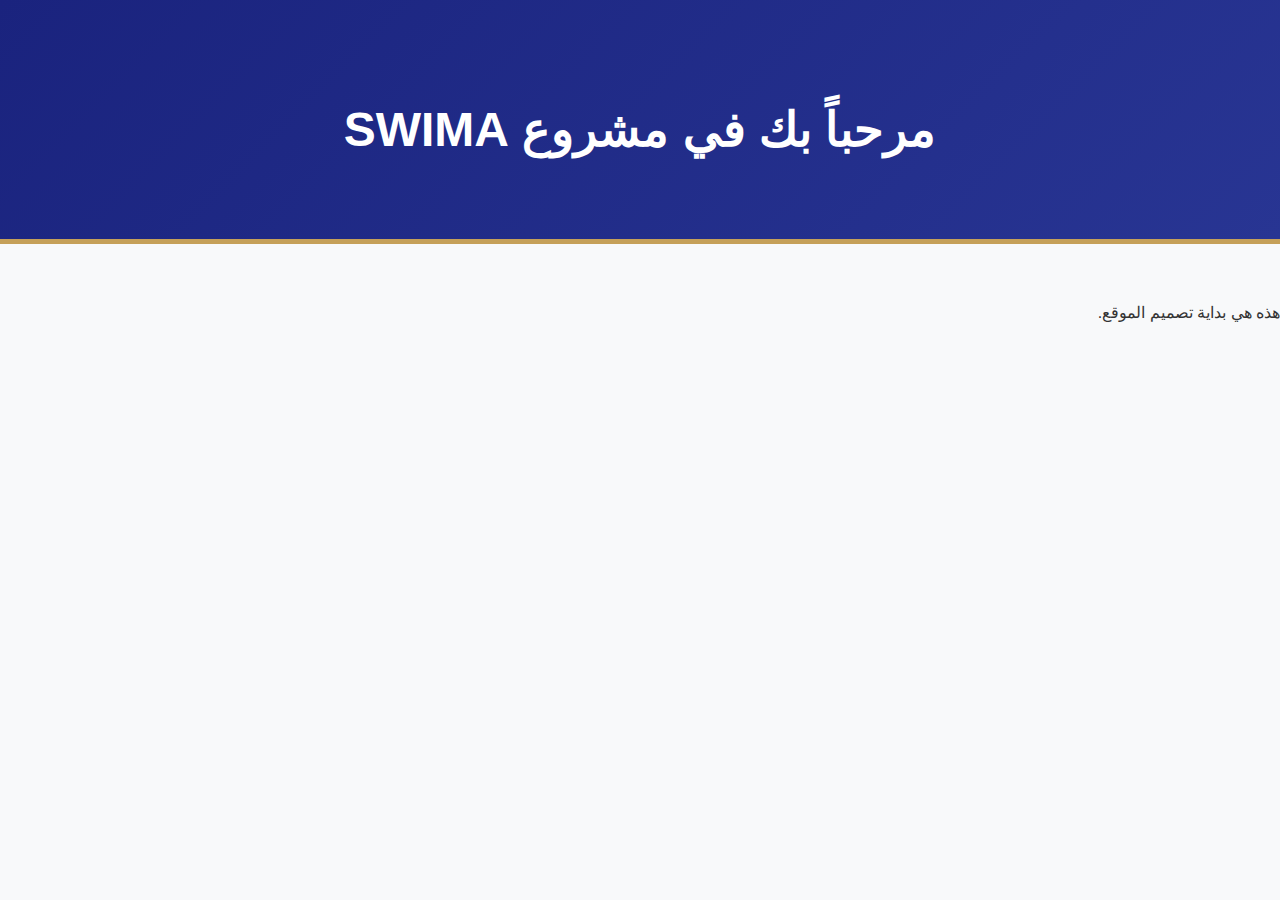
<file: index.html>
<!DOCTYPE html>
<html lang="ar" dir="rtl">
<head>
    <meta charset="UTF-8">
    <meta name="viewport" content="width=device-width, initial-scale=1.0">
    <title>SWIMA Project</title>
    <link rel="stylesheet" href="style.css">
</head>
<body>
    <header>
        <h1>مرحباً بك في مشروع SWIMA</h1>
    </header>
    <main>
        <p>هذه هي بداية تصميم الموقع.</p>
    </main>
</body>
</html>
</file>
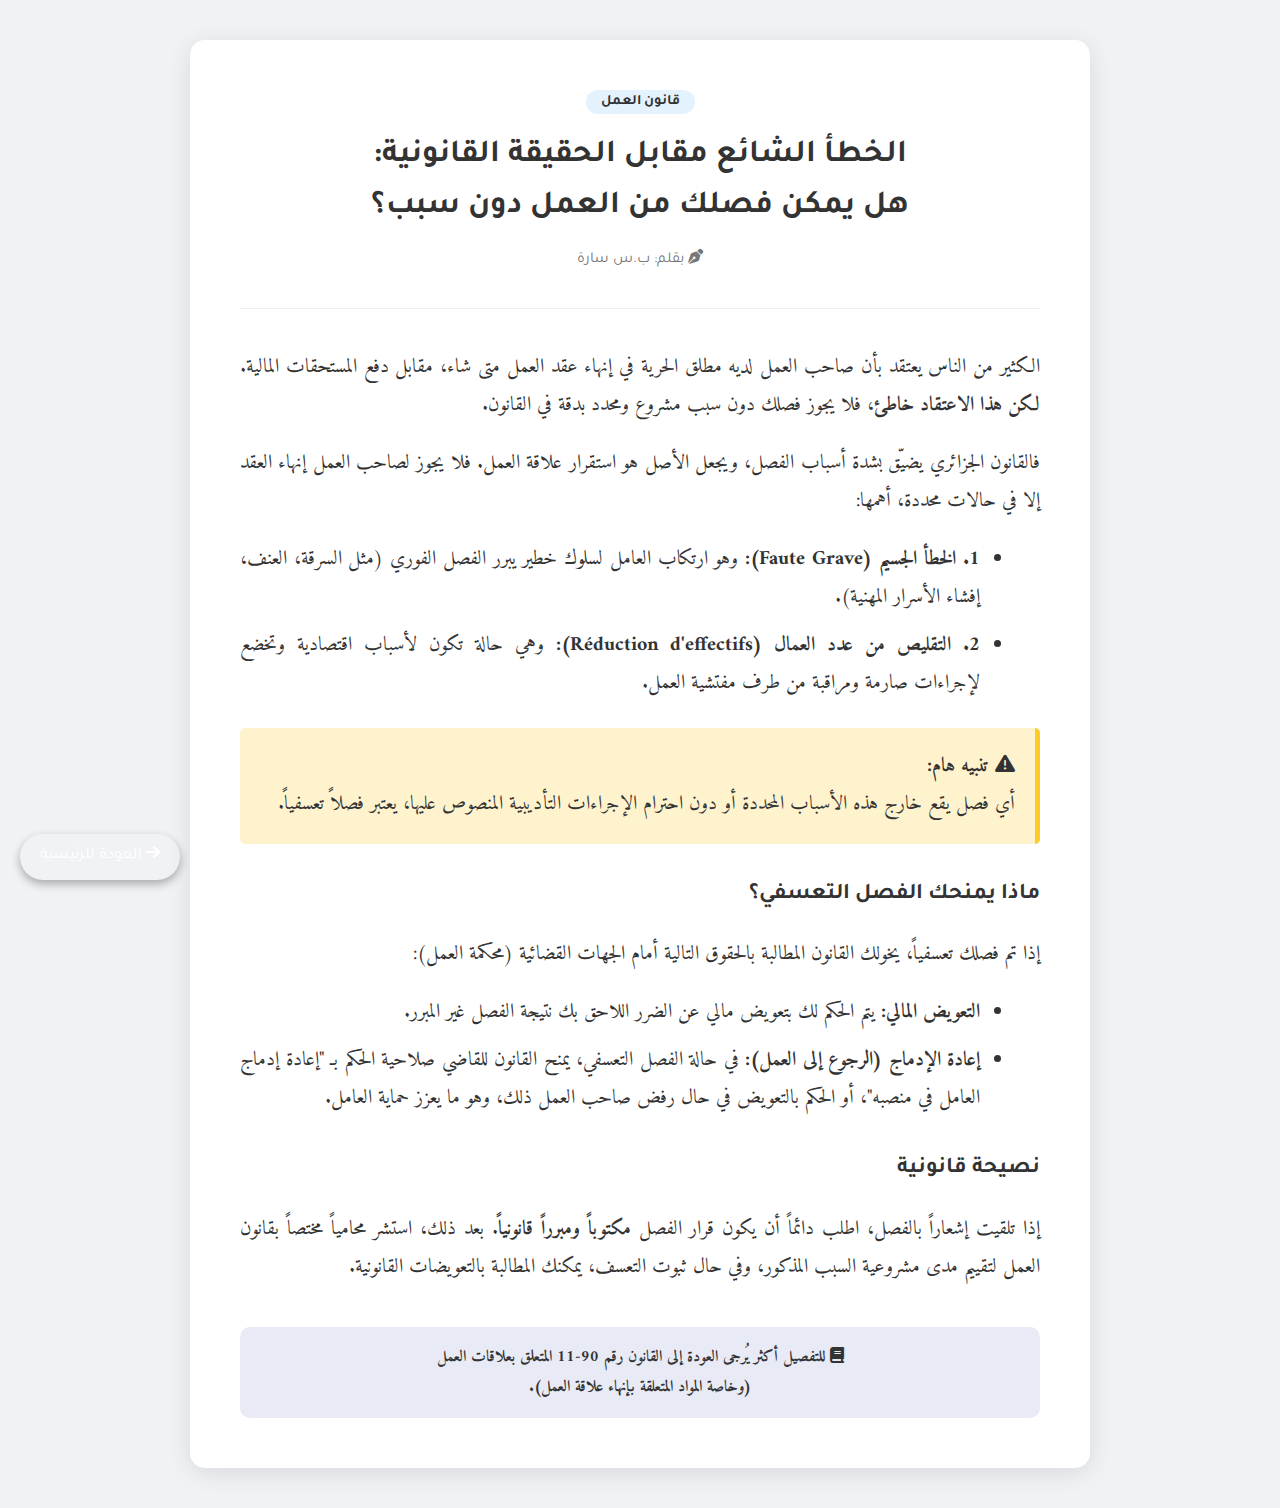
<file: legal_issue_1.html>
<!DOCTYPE html>
<html lang="ar" dir="rtl">
<head>
    <meta charset="UTF-8">
    <meta name="viewport" content="width=device-width, initial-scale=1.0">
    <title>هل يمكن فصلك من العمل دون سبب؟ | SWIMA</title>
    <link rel="stylesheet" href="style.css">
    <link href="https://fonts.googleapis.com/css2?family=Amiri:wght@400;700&family=Tajawal:wght@400;700&display=swap" rel="stylesheet">
    <link rel="stylesheet" href="https://cdnjs.cloudflare.com/ajax/libs/font-awesome/6.4.0/css/all.min.css">
    <style>
        body { background-color: #f0f2f5; }
        .article-container {
            max-width: 800px; margin: 40px auto; background: white; padding: 50px;
            box-shadow: 0 5px 25px rgba(0,0,0,0.1); border-radius: 15px; border-top: 5px solid var(--accent);
        }
        .article-header { text-align: center; margin-bottom: 40px; border-bottom: 1px solid #eee; padding-bottom: 20px; }
        .article-tag { background: #e3f2fd; color: var(--primary); padding: 5px 15px; border-radius: 20px; font-weight: bold; font-size: 0.9rem; }
        h1.article-title { font-family: 'Tajawal'; color: var(--text-main); font-size: 2rem; margin: 15px 0; }
        .author-name { color: #777; font-size: 0.95rem; }
        
        .content-body { font-family: 'Amiri', serif; font-size: 1.25rem; line-height: 1.9; color: #333; text-align: justify; }
        .highlight-box { background: #fff3cd; padding: 20px; border-right: 5px solid #ffca28; margin: 25px 0; border-radius: 5px; }
        .section-head { color: var(--primary); font-weight: bold; margin-top: 30px; font-family: 'Tajawal'; font-size: 1.4rem; }
        ul { margin-right: 20px; }
        li { margin-bottom: 10px; }
        
        .law-ref { background: #e8eaf6; padding: 15px; border-radius: 10px; margin-top: 40px; font-size: 1rem; color: var(--primary); text-align: center; font-weight: bold; }
        
        .back-btn {
            position: fixed; bottom: 20px; left: 20px; background: var(--primary); color: white;
            padding: 10px 20px; border-radius: 30px; text-decoration: none; box-shadow: 0 4px 10px rgba(0,0,0,0.3); z-index: 100;
        }
    </style>
</head>
<body>

    <a href="index.html" class="back-btn"><i class="fas fa-arrow-right"></i> العودة للرئيسية</a>

    <div class="article-container">
        <div class="article-header">
            <span class="article-tag">قانون العمل</span>
            <h1 class="article-title">الخطأ الشائع مقابل الحقيقة القانونية:<br>هل يمكن فصلك من العمل دون سبب؟</h1>
            <p class="author-name"><i class="fas fa-pen-nib"></i> بقلم: ب.س سارة</p>
        </div>

        <div class="content-body">
            <p>الكثير من الناس يعتقد بأن صاحب العمل لديه مطلق الحرية في إنهاء عقد العمل متى شاء، مقابل دفع المستحقات المالية. <strong>لكن هذا الاعتقاد خاطئ</strong>، فلا يجوز فصلك دون سبب مشروع ومحدد بدقة في القانون.</p>
            
            <p>فالقانون الجزائري يضيّق بشدة أسباب الفصل، ويجعل الأصل هو استقرار علاقة العمل. فلا يجوز لصاحب العمل إنهاء العقد إلا في حالات محددة، أهمها:</p>

            <ul>
                <li><strong>1. الخطأ الجسيم (Faute Grave):</strong> وهو ارتكاب العامل لسلوك خطير يبرر الفصل الفوري (مثل السرقة، العنف، إفشاء الأسرار المهنية).</li>
                <li><strong>2. التقليص من عدد العمال (Réduction d'effectifs):</strong> وهي حالة تكون لأسباب اقتصادية وتخضع لإجراءات صارمة ومراقبة من طرف مفتشية العمل.</li>
            </ul>

            <div class="highlight-box">
                <i class="fas fa-exclamation-triangle"></i> <strong>تنبيه هام:</strong><br>
                أي فصل يقع خارج هذه الأسباب المحددة أو دون احترام الإجراءات التأديبية المنصوص عليها، يعتبر فصلاً تعسفياً.
            </div>

            <div class="section-head">ماذا يمنحك الفصل التعسفي؟</div>
            <p>إذا تم فصلك تعسفياً، يخولك القانون المطالبة بالحقوق التالية أمام الجهات القضائية (محكمة العمل):</p>
            <ul>
                <li><strong>التعويض المالي:</strong> يتم الحكم لك بتعويض مالي عن الضرر اللاحق بك نتيجة الفصل غير المبرر.</li>
                <li><strong>إعادة الإدماج (الرجوع إلى العمل):</strong> في حالة الفصل التعسفي، يمنح القانون للقاضي صلاحية الحكم بـ "إعادة إدماج العامل في منصبه"، أو الحكم بالتعويض في حال رفض صاحب العمل ذلك، وهو ما يعزز حماية العامل.</li>
            </ul>

            <div class="section-head">نصيحة قانونية</div>
            <p>إذا تلقيت إشعاراً بالفصل، اطلب دائماً أن يكون قرار الفصل <strong>مكتوباً ومبرراً قانونياً</strong>. بعد ذلك، استشر محامياً مختصاً بقانون العمل لتقييم مدى مشروعية السبب المذكور، وفي حال ثبوت التعسف، يمكنك المطالبة بالتعويضات القانونية.</p>

            <div class="law-ref">
                <i class="fas fa-book"></i> للتفصيل أكثر يُرجى العودة إلى القانون رقم 90-11 المتعلق بعلاقات العمل<br>
                (وخاصة المواد المتعلقة بإنهاء علاقة العمل).
            </div>
        </div>
    </div>

</body>
</html>
</file>
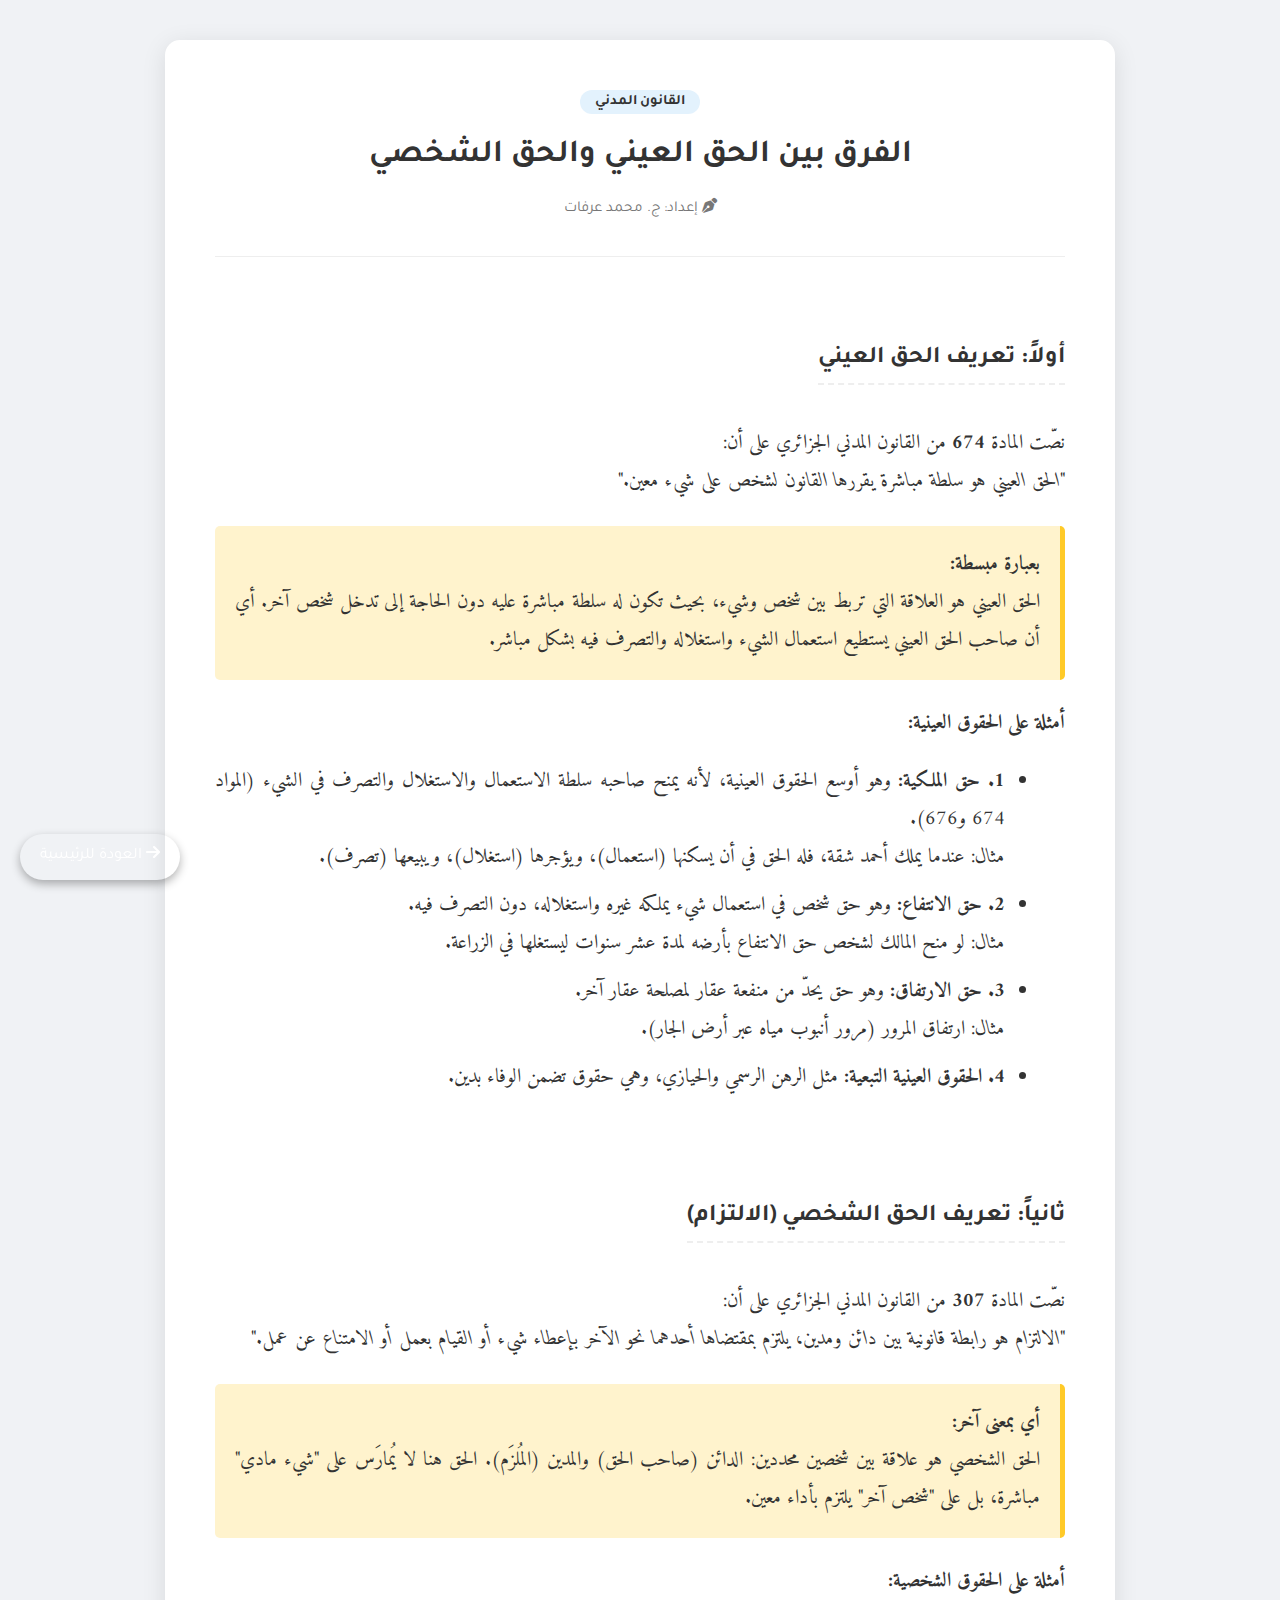
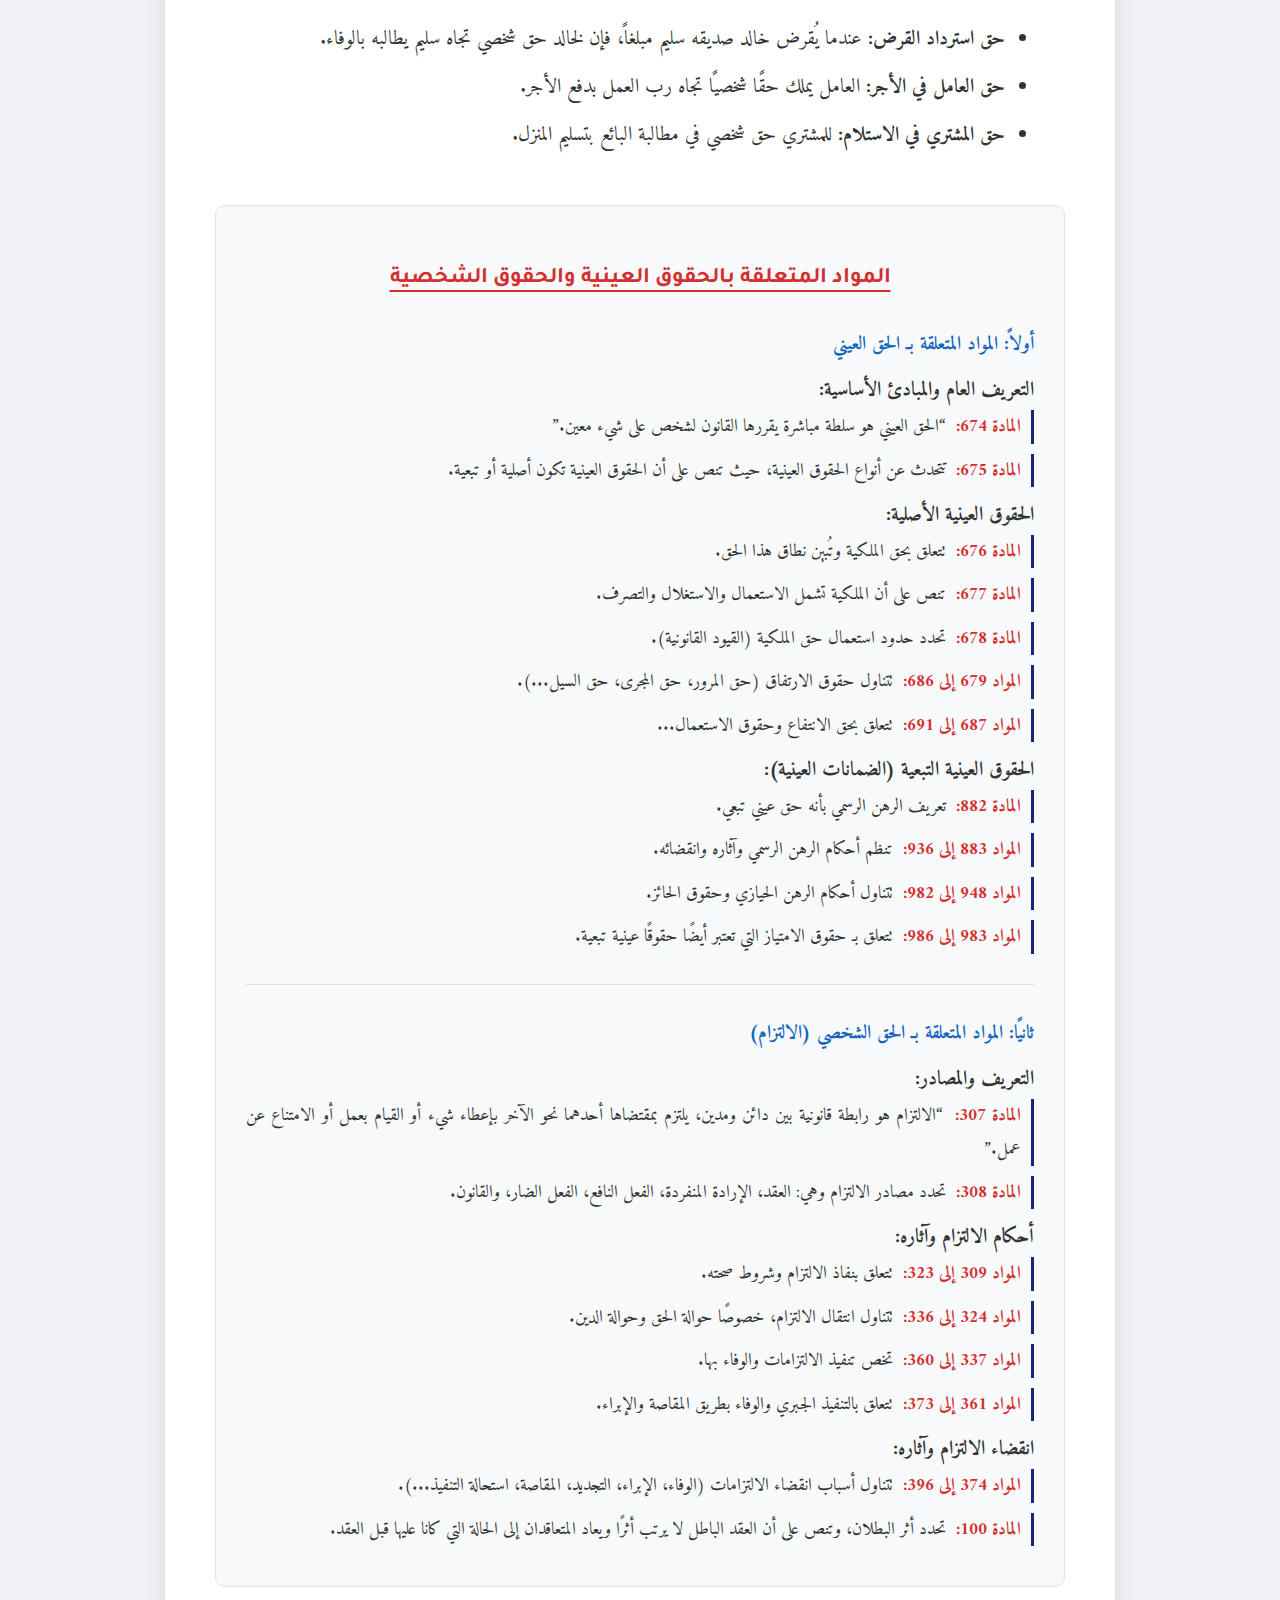
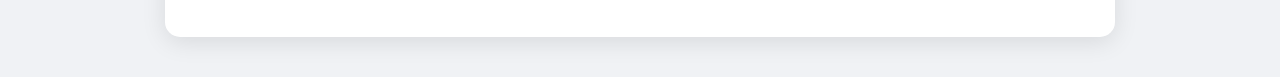
<file: legal_issue_2.html>
<!DOCTYPE html>
<html lang="ar" dir="rtl">
<head>
    <meta charset="UTF-8">
    <meta name="viewport" content="width=device-width, initial-scale=1.0">
    <title>الفرق بين الحق العيني والحق الشخصي | SWIMA</title>
    <link rel="stylesheet" href="style.css">
    <link href="https://fonts.googleapis.com/css2?family=Amiri:wght@400;700&family=Tajawal:wght@400;700&display=swap" rel="stylesheet">
    <link rel="stylesheet" href="https://cdnjs.cloudflare.com/ajax/libs/font-awesome/6.4.0/css/all.min.css">
    <style>
        body { background-color: #f0f2f5; }
        .article-container {
            max-width: 850px; margin: 40px auto; background: white; padding: 50px;
            box-shadow: 0 5px 25px rgba(0,0,0,0.1); border-radius: 15px; border-top: 5px solid var(--accent);
        }
        .article-header { text-align: center; margin-bottom: 40px; border-bottom: 1px solid #eee; padding-bottom: 20px; }
        .article-tag { background: #e3f2fd; color: var(--primary); padding: 5px 15px; border-radius: 20px; font-weight: bold; font-size: 0.9rem; }
        h1.article-title { font-family: 'Tajawal'; color: var(--text-main); font-size: 2rem; margin: 15px 0; }
        .author-name { color: #777; font-size: 0.95rem; }
        
        .content-body { font-family: 'Amiri', serif; font-size: 1.25rem; line-height: 1.9; color: #333; text-align: justify; }
        .highlight-box { background: #fff3cd; padding: 20px; border-right: 5px solid #ffca28; margin: 25px 0; border-radius: 5px; }
        .section-head { color: var(--primary); font-weight: bold; margin-top: 40px; font-family: 'Tajawal'; font-size: 1.5rem; border-bottom: 2px dashed #eee; display: inline-block; margin-bottom: 20px; }
        ul { margin-right: 20px; }
        li { margin-bottom: 10px; }
        
        /* تصميم قسم المواد القانونية الجديد */
        .legal-ref-section {
            background-color: #f8f9fa;
            padding: 30px;
            border-radius: 10px;
            margin-top: 50px;
            border: 1px solid #e0e0e0;
        }
        .ref-title {
            text-align: center; color: #d32f2f; font-family: 'Tajawal'; font-weight: bold; font-size: 1.4rem;
            margin-bottom: 20px; text-decoration: underline; text-underline-offset: 8px;
        }
        .ref-subtitle {
            color: #1565c0; font-weight: bold; font-size: 1.2rem; margin-top: 25px; margin-bottom: 10px; display: block;
        }
        .article-item {
            margin-bottom: 10px; border-right: 3px solid #1a237e; padding-right: 10px; font-size: 1.1rem;
        }
        .article-num { color: #d32f2f; font-weight: bold; margin-left: 5px; }

        .back-btn {
            position: fixed; bottom: 20px; left: 20px; background: var(--primary); color: white;
            padding: 10px 20px; border-radius: 30px; text-decoration: none; box-shadow: 0 4px 10px rgba(0,0,0,0.3); z-index: 100;
        }
    </style>
</head>
<body>

    <a href="index.html" class="back-btn"><i class="fas fa-arrow-right"></i> العودة للرئيسية</a>

    <div class="article-container">
        <div class="article-header">
            <span class="article-tag">القانون المدني</span>
            <h1 class="article-title">الفرق بين الحق العيني والحق الشخصي</h1>
            <p class="author-name"><i class="fas fa-pen-nib"></i> إعداد: ج. محمد عرفات</p>
        </div>

        <div class="content-body">
            
            <div class="section-head">أولاً: تعريف الحق العيني</div>
            <p>نصّت المادة <strong>674</strong> من القانون المدني الجزائري على أن:<br>
            <em>"الحق العيني هو سلطة مباشرة يقررها القانون لشخص على شيء معين."</em></p>

            <div class="highlight-box">
                <strong>بعبارة مبسطة:</strong><br>
                الحق العيني هو العلاقة التي تربط بين شخص وشيء، بحيث تكون له سلطة مباشرة عليه دون الحاجة إلى تدخل شخص آخر. أي أن صاحب الحق العيني يستطيع استعمال الشيء واستغلاله والتصرف فيه بشكل مباشر.
            </div>

            <p><strong>أمثلة على الحقوق العينية:</strong></p>
            <ul>
                <li><strong>1. حق الملكية:</strong> وهو أوسع الحقوق العينية، لأنه يمنح صاحبه سلطة الاستعمال والاستغلال والتصرف في الشيء (المواد 674 و676).<br>
                <em>مثال:</em> عندما يملك أحمد شقة، فله الحق في أن يسكنها (استعمال)، ويؤجرها (استغلال)، ويبيعها (تصرف).</li>
                
                <li><strong>2. حق الانتفاع:</strong> وهو حق شخص في استعمال شيء يملكه غيره واستغلاله، دون التصرف فيه.<br>
                <em>مثال:</em> لو منح المالك لشخص حق الانتفاع بأرضه لمدة عشر سنوات ليستغلها في الزراعة.</li>
                
                <li><strong>3. حق الارتفاق:</strong> وهو حق يحدّ من منفعة عقار لمصلحة عقار آخر.<br>
                <em>مثال:</em> ارتفاق المرور (مرور أنبوب مياه عبر أرض الجار).</li>

                <li><strong>4. الحقوق العينية التبعية:</strong> مثل الرهن الرسمي والحيازي، وهي حقوق تضمن الوفاء بدين.</li>
            </ul>

            <br>
            <div class="section-head">ثانياً: تعريف الحق الشخصي (الالتزام)</div>
            <p>نصّت المادة <strong>307</strong> من القانون المدني الجزائري على أن:<br>
            <em>"الالتزام هو رابطة قانونية بين دائن ومدين، يلتزم بمقتضاها أحدهما نحو الآخر بإعطاء شيء أو القيام بعمل أو الامتناع عن عمل."</em></p>

            <div class="highlight-box">
                <strong>أي بمعنى آخر:</strong><br>
                الحق الشخصي هو علاقة بين شخصين محددين: الدائن (صاحب الحق) والمدين (المُلزَم). الحق هنا لا يُمارَس على "شيء مادي" مباشرة، بل على "شخص آخر" يلتزم بأداء معين.
            </div>

            <p><strong>أمثلة على الحقوق الشخصية:</strong></p>
            <ul>
                <li><strong>حق استرداد القرض:</strong> عندما يُقرض خالد صديقه سليم مبلغاً، فإن لخالد حق شخصي تجاه سليم يطالبه بالوفاء.</li>
                <li><strong>حق العامل في الأجر:</strong> العامل يملك حقًا شخصيًا تجاه رب العمل بدفع الأجر.</li>
                <li><strong>حق المشتري في الاستلام:</strong> للمشتري حق شخصي في مطالبة البائع بتسليم المنزل.</li>
            </ul>

            <div class="legal-ref-section">
                <h3 class="ref-title">المواد المتعلقة بالحقوق العينية والحقوق الشخصية</h3>
                
                <span class="ref-subtitle">أولاً: المواد المتعلقة بـ الحق العيني</span>
                
                <strong>التعريف العام والمبادئ الأساسية:</strong>
                <div class="article-item"><span class="article-num">المادة 674:</span> “الحق العيني هو سلطة مباشرة يقررها القانون لشخص على شيء معين.”</div>
                <div class="article-item"><span class="article-num">المادة 675:</span> تتحدث عن أنواع الحقوق العينية، حيث تنص على أن الحقوق العينية تكون أصلية أو تبعية.</div>

                <strong>الحقوق العينية الأصلية:</strong>
                <div class="article-item"><span class="article-num">المادة 676:</span> تتعلق بحق الملكية وتُبين نطاق هذا الحق.</div>
                <div class="article-item"><span class="article-num">المادة 677:</span> تنص على أن الملكية تشمل الاستعمال والاستغلال والتصرف.</div>
                <div class="article-item"><span class="article-num">المادة 678:</span> تحدد حدود استعمال حق الملكية (القيود القانونية).</div>
                <div class="article-item"><span class="article-num">المواد 679 إلى 686:</span> تتناول حقوق الارتفاق (حق المرور، حق المجرى، حق السيل...).</div>
                <div class="article-item"><span class="article-num">المواد 687 إلى 691:</span> تتعلق بحق الانتفاع وحقوق الاستعمال...</div>

                <strong>الحقوق العينية التبعية (الضمانات العينية):</strong>
                <div class="article-item"><span class="article-num">المادة 882:</span> تعريف الرهن الرسمي بأنه حق عيني تبعي.</div>
                <div class="article-item"><span class="article-num">المواد 883 إلى 936:</span> تنظم أحكام الرهن الرسمي وآثاره وانقضائه.</div>
                <div class="article-item"><span class="article-num">المواد 948 إلى 982:</span> تتناول أحكام الرهن الحيازي وحقوق الحائز.</div>
                <div class="article-item"><span class="article-num">المواد 983 إلى 986:</span> تتعلق بـ حقوق الامتياز التي تعتبر أيضًا حقوقًا عينية تبعية.</div>

                <hr style="margin: 30px 0; border-color: #ddd;">

                <span class="ref-subtitle">ثانيًا: المواد المتعلقة بـ الحق الشخصي (الالتزام)</span>

                <strong>التعريف والمصادر:</strong>
                <div class="article-item"><span class="article-num">المادة 307:</span> “الالتزام هو رابطة قانونية بين دائن ومدين، يلتزم بمقتضاها أحدهما نحو الآخر بإعطاء شيء أو القيام بعمل أو الامتناع عن عمل.”</div>
                <div class="article-item"><span class="article-num">المادة 308:</span> تحدد مصادر الالتزام وهي: العقد، الإرادة المنفردة، الفعل النافع، الفعل الضار، والقانون.</div>

                <strong>أحكام الالتزام وآثاره:</strong>
                <div class="article-item"><span class="article-num">المواد 309 إلى 323:</span> تتعلق بنفاذ الالتزام وشروط صحته.</div>
                <div class="article-item"><span class="article-num">المواد 324 إلى 336:</span> تتناول انتقال الالتزام، خصوصًا حوالة الحق وحوالة الدين.</div>
                <div class="article-item"><span class="article-num">المواد 337 إلى 360:</span> تخص تنفيذ الالتزامات والوفاء بها.</div>
                <div class="article-item"><span class="article-num">المواد 361 إلى 373:</span> تتعلق بالتنفيذ الجبري والوفاء بطريق المقاصة والإبراء.</div>

                <strong>انقضاء الالتزام وآثاره:</strong>
                <div class="article-item"><span class="article-num">المواد 374 إلى 396:</span> تتناول أسباب انقضاء الالتزامات (الوفاء، الإبراء، التجديد، المقاصة، استحالة التنفيذ...).</div>
                <div class="article-item"><span class="article-num">المادة 100:</span> تحدد أثر البطلان، وتنص على أن العقد الباطل لا يرتب أثرًا ويعاد المتعاقدان إلى الحالة التي كانا عليها قبل العقد.</div>

            </div>

        </div>
    </div>

</body>
</html>
</file>
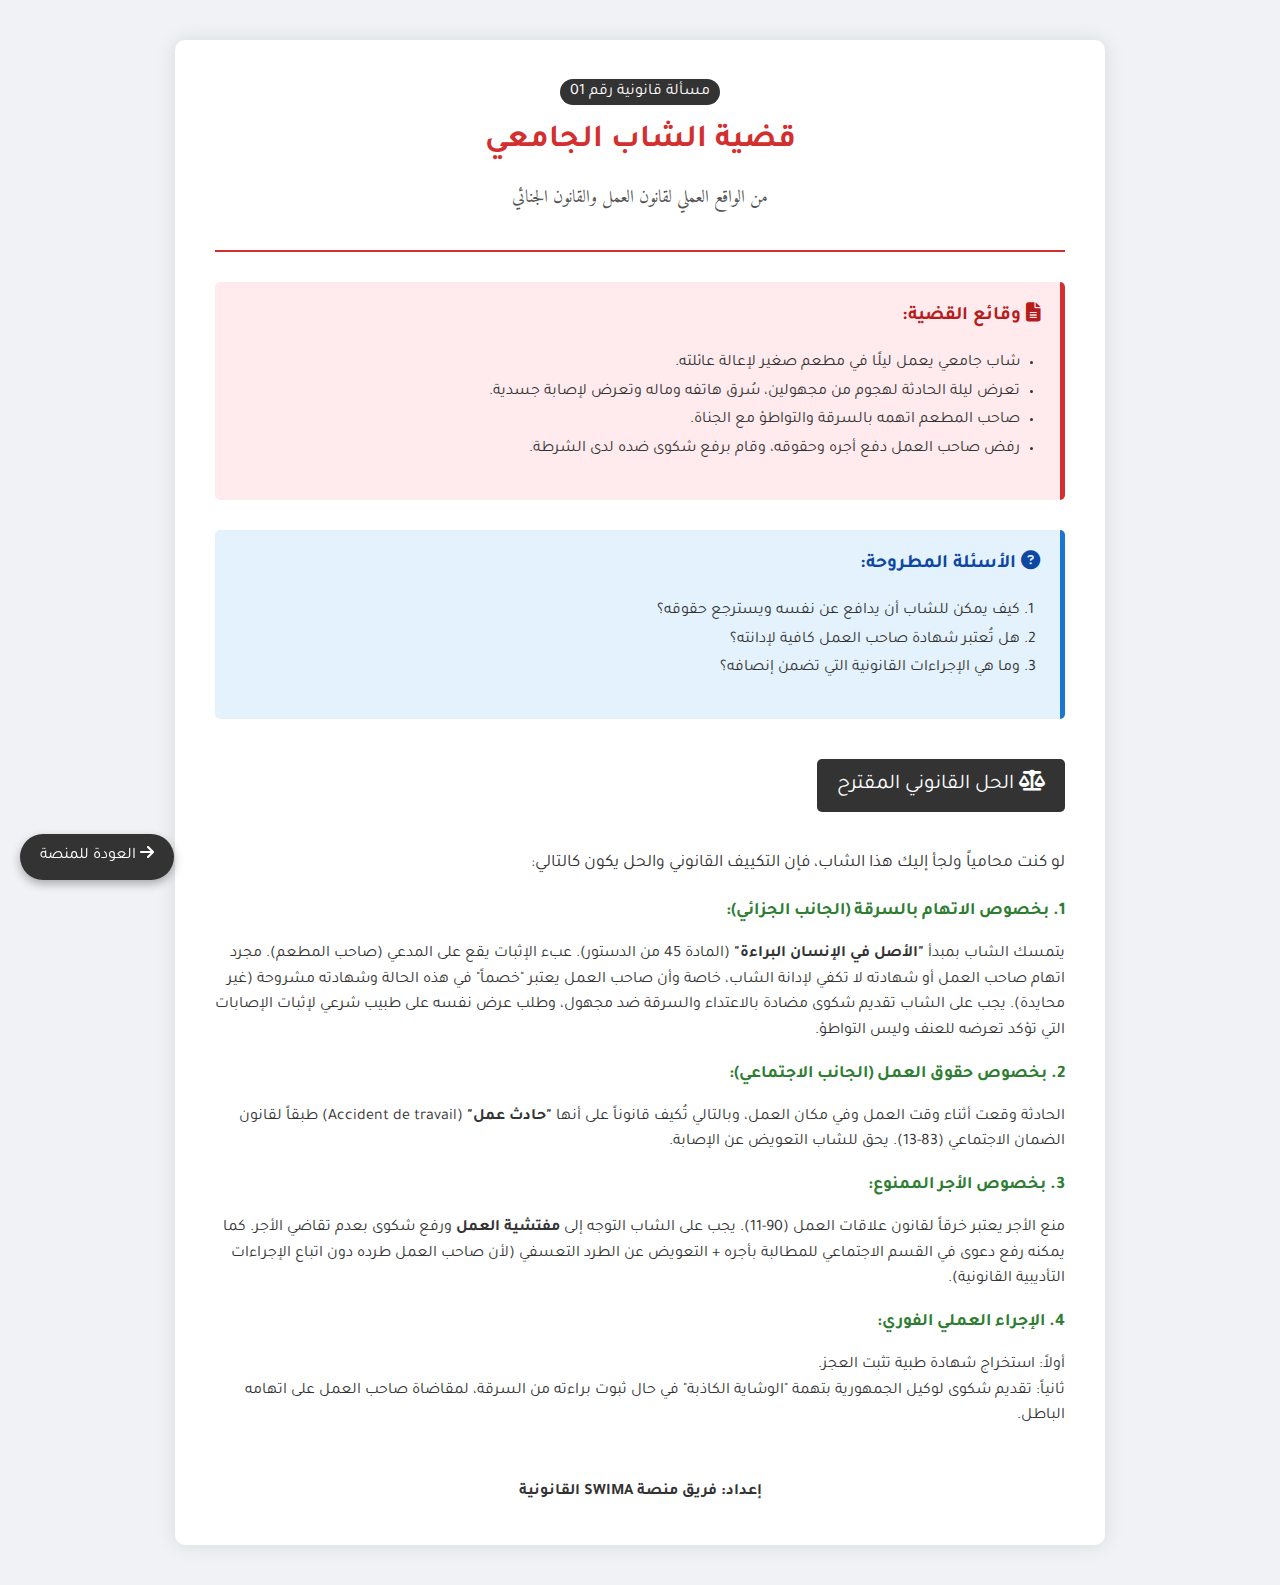
<file: legal_issue_student.html>
<!DOCTYPE html>
<html lang="ar" dir="rtl">
<head>
    <meta charset="UTF-8">
    <meta name="viewport" content="width=device-width, initial-scale=1.0">
    <title>قضية الشاب الجامعي | SWIMA</title>
    <link rel="stylesheet" href="style.css">
    <link href="https://fonts.googleapis.com/css2?family=Amiri:wght@400;700&family=Tajawal:wght@400;700&display=swap" rel="stylesheet">
    <link rel="stylesheet" href="https://cdnjs.cloudflare.com/ajax/libs/font-awesome/6.4.0/css/all.min.css">
    <style>
        body { background-color: #f0f2f5; }
        .case-container {
            max-width: 850px; margin: 40px auto; background: white; padding: 40px;
            box-shadow: 0 0 20px rgba(0,0,0,0.1); border-radius: 10px; position: relative;
        }
        .case-header { text-align: center; border-bottom: 2px solid #d32f2f; padding-bottom: 20px; margin-bottom: 30px; }
        .case-title { font-family: 'Tajawal'; color: #d32f2f; font-size: 2rem; margin: 10px 0; }
        .case-subtitle { font-family: 'Amiri'; color: #555; font-size: 1.1rem; }
        
        .facts-box { background: #ffebee; border-right: 5px solid #d32f2f; padding: 20px; margin-bottom: 30px; border-radius: 5px; }
        .facts-title { font-weight: bold; color: #b71c1c; font-size: 1.2rem; margin-bottom: 10px; display: block; }
        
        .question-box { background: #e3f2fd; border-right: 5px solid #1976d2; padding: 20px; margin-bottom: 30px; border-radius: 5px; }
        .question-title { font-weight: bold; color: #0d47a1; font-size: 1.2rem; margin-bottom: 10px; display: block; }

        .solution-section { margin-top: 40px; }
        .solution-header { 
            background: #333; color: white; padding: 10px 20px; border-radius: 5px; 
            font-family: 'Tajawal'; font-size: 1.3rem; display: inline-block; margin-bottom: 20px;
        }
        
        .legal-point { margin-bottom: 15px; }
        .point-head { font-weight: bold; color: #2e7d32; font-size: 1.1rem; }
        
        .back-btn { 
            position: fixed; bottom: 20px; left: 20px; background: #333; color: white; 
            padding: 10px 20px; border-radius: 30px; text-decoration: none; 
            box-shadow: 0 4px 10px rgba(0,0,0,0.3); z-index: 100; transition: 0.3s;
        }
        .back-btn:hover { background: #d32f2f; }
    </style>
</head>
<body>

    <a href="index.html" class="back-btn"><i class="fas fa-arrow-right"></i> العودة للمنصة</a>

    <div class="case-container">
        
        <div class="case-header">
            <span class="badge" style="background:#333; color:white; padding:5px 10px; border-radius:15px;">مسألة قانونية رقم 01</span>
            <h1 class="case-title">قضية الشاب الجامعي</h1>
            <p class="case-subtitle">من الواقع العملي لقانون العمل والقانون الجنائي</p>
        </div>

        <div class="facts-box">
            <span class="facts-title"><i class="fas fa-file-alt"></i> وقائع القضية:</span>
            <ul style="list-style-type: disc; padding-right: 20px; line-height: 1.8;">
                <li>شاب جامعي يعمل ليلًا في مطعم صغير لإعالة عائلته.</li>
                <li>تعرض ليلة الحادثة لهجوم من مجهولين، سُرق هاتفه وماله وتعرض لإصابة جسدية.</li>
                <li>صاحب المطعم اتهمه بالسرقة والتواطؤ مع الجناة.</li>
                <li>رفض صاحب العمل دفع أجره وحقوقه، وقام برفع شكوى ضده لدى الشرطة.</li>
            </ul>
        </div>

        <div class="question-box">
            <span class="question-title"><i class="fas fa-question-circle"></i> الأسئلة المطروحة:</span>
            <ol style="padding-right: 20px; line-height: 1.8;">
                <li>كيف يمكن للشاب أن يدافع عن نفسه ويسترجع حقوقه؟</li>
                <li>هل تُعتبر شهادة صاحب العمل كافية لإدانته؟</li>
                <li>وما هي الإجراءات القانونية التي تضمن إنصافه؟</li>
            </ol>
        </div>

        <div class="solution-section">
            <div class="solution-header"><i class="fas fa-balance-scale"></i> الحل القانوني المقترح</div>
            
            <p style="font-size:1.1rem; margin-bottom:20px;">لو كنت محامياً ولجأ إليك هذا الشاب، فإن التكييف القانوني والحل يكون كالتالي:</p>

            <div class="legal-point">
                <span class="point-head">1. بخصوص الاتهام بالسرقة (الجانب الجزائي):</span>
                <p>يتمسك الشاب بمبدأ <strong>"الأصل في الإنسان البراءة"</strong> (المادة 45 من الدستور). عبء الإثبات يقع على المدعي (صاحب المطعم). مجرد اتهام صاحب العمل أو شهادته لا تكفي لإدانة الشاب، خاصة وأن صاحب العمل يعتبر "خصماً" في هذه الحالة وشهادته مشروحة (غير محايدة). يجب على الشاب تقديم شكوى مضادة بالاعتداء والسرقة ضد مجهول، وطلب عرض نفسه على طبيب شرعي لإثبات الإصابات التي تؤكد تعرضه للعنف وليس التواطؤ.</p>
            </div>

            <div class="legal-point">
                <span class="point-head">2. بخصوص حقوق العمل (الجانب الاجتماعي):</span>
                <p>الحادثة وقعت أثناء وقت العمل وفي مكان العمل، وبالتالي تُكيف قانوناً على أنها <strong>"حادث عمل"</strong> (Accident de travail) طبقاً لقانون الضمان الاجتماعي (83-13). يحق للشاب التعويض عن الإصابة.</p>
            </div>

            <div class="legal-point">
                <span class="point-head">3. بخصوص الأجر الممنوع:</span>
                <p>منع الأجر يعتبر خرقاً لقانون علاقات العمل (90-11). يجب على الشاب التوجه إلى <strong>مفتشية العمل</strong> ورفع شكوى بعدم تقاضي الأجر. كما يمكنه رفع دعوى في القسم الاجتماعي للمطالبة بأجره + التعويض عن الطرد التعسفي (لأن صاحب العمل طرده دون اتباع الإجراءات التأديبية القانونية).</p>
            </div>

            <div class="legal-point">
                <span class="point-head">4. الإجراء العملي الفوري:</span>
                <p>أولاً: استخراج شهادة طبية تثبت العجز.<br>
                ثانياً: تقديم شكوى لوكيل الجمهورية بتهمة "الوشاية الكاذبة" في حال ثبوت براءته من السرقة، لمقاضاة صاحب العمل على اتهامه الباطل.</p>
            </div>
            
        </div>

        <div style="text-align: center; margin-top: 50px; font-weight: bold;">
            إعداد: فريق منصة SWIMA القانونية
        </div>

    </div>

</body>
</html>
</file>
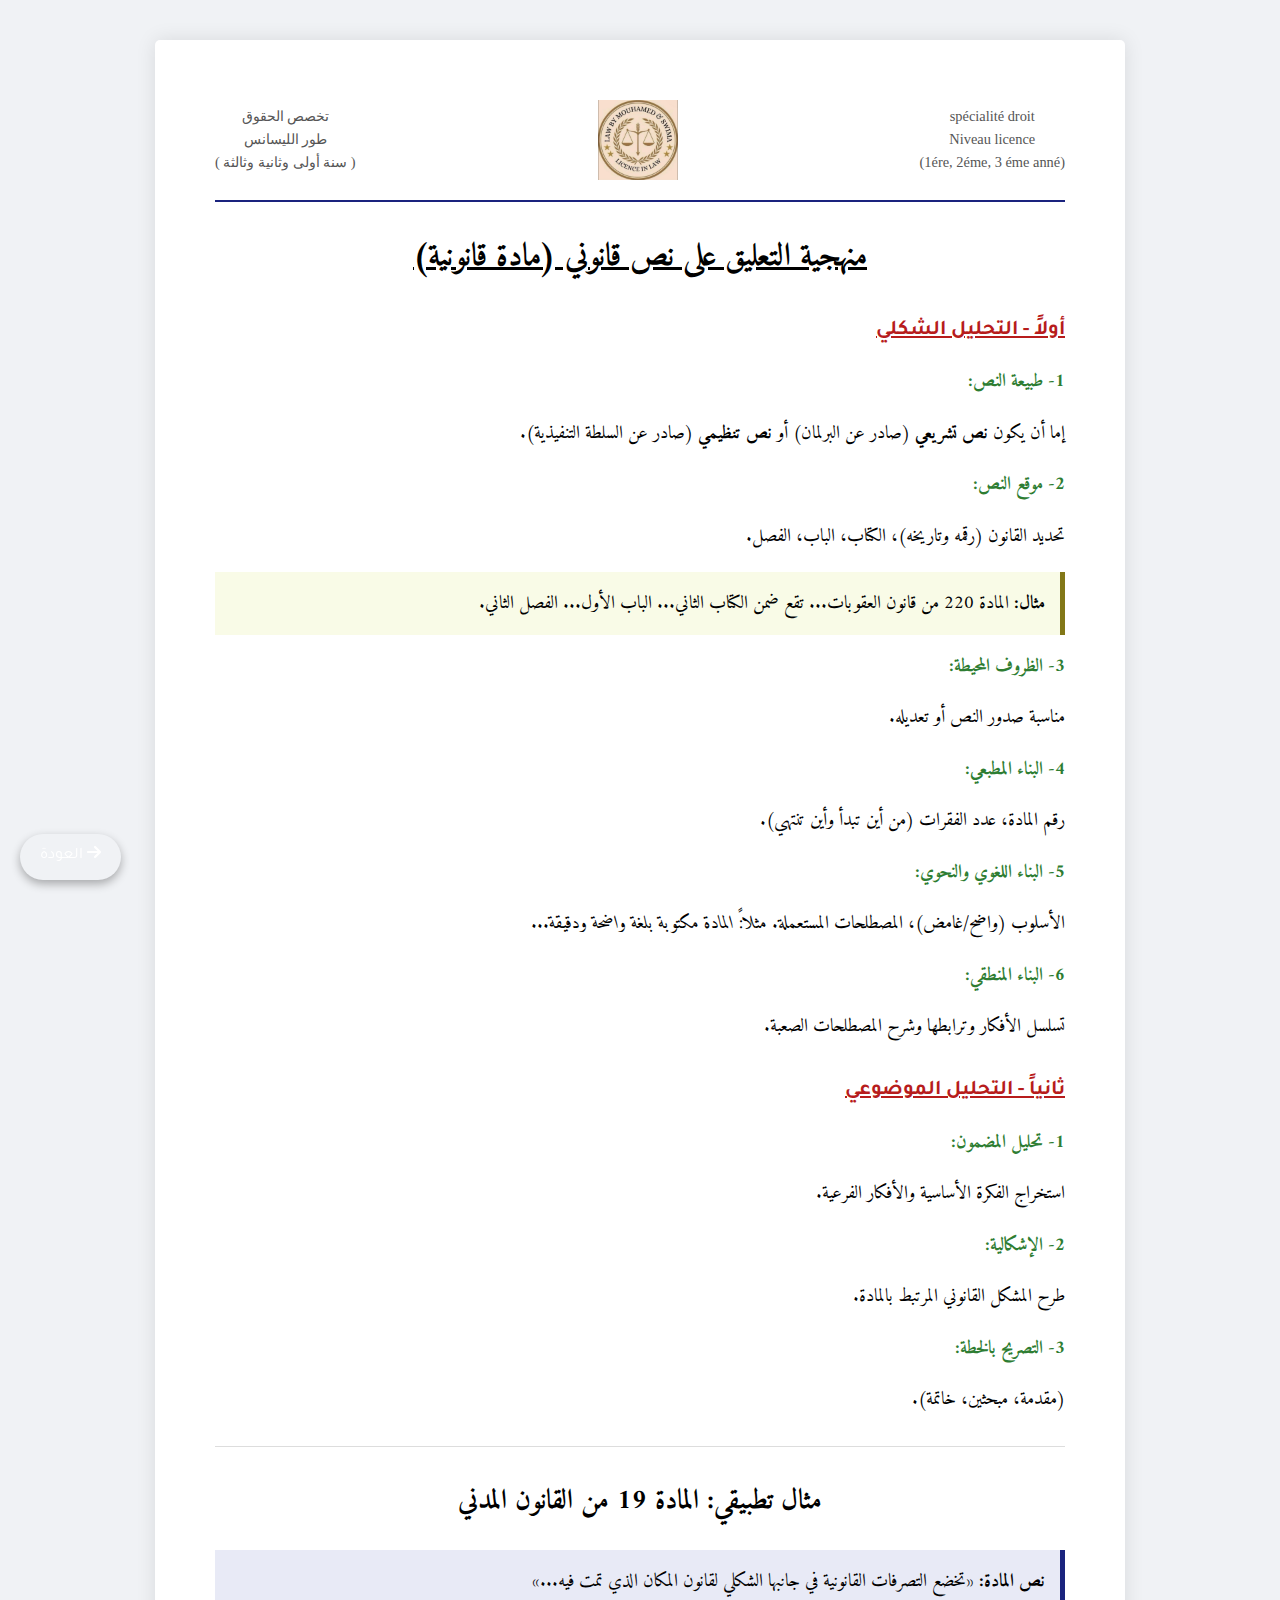
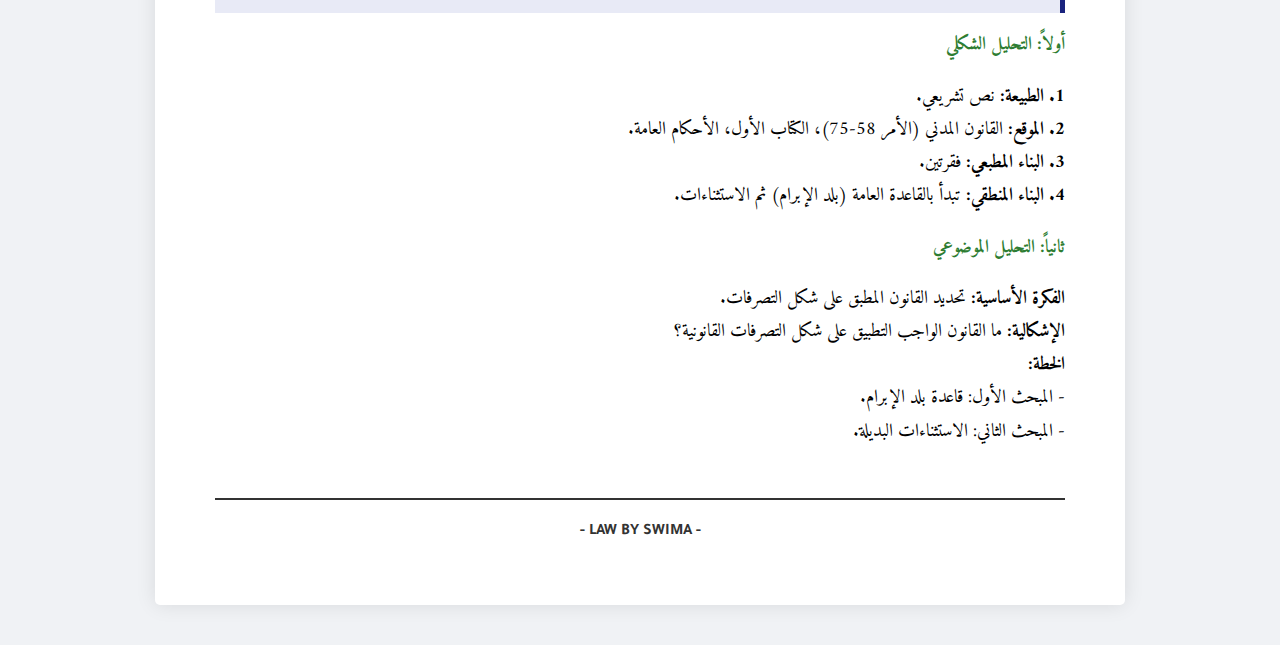
<file: methodology_article.html>
<!DOCTYPE html>
<html lang="ar" dir="rtl">
<head>
    <meta charset="UTF-8">
    <meta name="viewport" content="width=device-width, initial-scale=1.0">
    <title>منهجية التعليق على مادة قانونية</title>
    <link rel="stylesheet" href="style.css">
    <link href="https://fonts.googleapis.com/css2?family=Amiri:wght@400;700&family=Tajawal:wght@400;700&display=swap" rel="stylesheet">
    <link rel="stylesheet" href="https://cdnjs.cloudflare.com/ajax/libs/font-awesome/6.4.0/css/all.min.css">
    <style>
        body { background-color: #f0f2f5; }
        .paper-container { max-width: 850px; margin: 40px auto; background: white; padding: 60px; box-shadow: 0 0 20px rgba(0,0,0,0.1); border-radius: 5px; }
        .paper-header { display: flex; justify-content: space-between; align-items: center; border-bottom: 2px solid #1a237e; padding-bottom: 20px; margin-bottom: 30px; font-family: 'Times New Roman', serif; }
        .header-text { font-size: 0.9rem; color: #555; text-align: center; }
        .logo-center { width: 80px; height: auto; }
        .doc-title { text-align: center; font-family: 'Amiri', serif; color: #000; font-size: 2rem; margin-bottom: 20px; text-decoration: underline; }
        .section-header { text-align: right; font-family: 'Tajawal'; font-size: 1.3rem; font-weight: bold; margin-top: 30px; text-decoration: underline; color: #b71c1c; }
        .content-text { font-family: 'Amiri', serif; font-size: 1.15rem; line-height: 1.8; color: #000; text-align: justify; }
        .sub-point { color: #2e7d32; font-weight: bold; margin-top: 15px; display: block; }
        .example-box { background: #f9fbe7; padding: 15px; border-right: 5px solid #827717; margin: 15px 0; }
        .back-btn { position: fixed; bottom: 20px; left: 20px; background: var(--primary); color: white; padding: 10px 20px; border-radius: 30px; text-decoration: none; z-index: 100; box-shadow: 0 4px 10px rgba(0,0,0,0.3); }
        .back-btn:hover { background: var(--accent); color: black; }
    </style>
</head>
<body>
    <a href="methodology_hub.html" class="back-btn"><i class="fas fa-arrow-right"></i> العودة</a>
    
    <div class="paper-container">
        <div class="paper-header">
            <div class="header-text">spécialité droit<br>Niveau licence<br>(1ére, 2éme, 3 éme anné)</div>
            
            <img src="logo.jpg" alt="SWIMA LOGO" class="logo-center">
            
            <div class="header-text">تخصص الحقوق<br>طور الليسانس<br>( سنة أولى وثانية وثالثة )</div>
        </div>

        <h1 class="doc-title">منهجية التعليق على نص قانوني (مادة قانونية)</h1>

        <div class="content-text">
            <div class="section-header">أولاً - التحليل الشكلي</div>

            <span class="sub-point">1- طبيعة النص:</span>
            <p>إما أن يكون <strong>نص تشريعي</strong> (صادر عن البرلمان) أو <strong>نص تنظيمي</strong> (صادر عن السلطة التنفيذية).</p>

            <span class="sub-point">2- موقع النص:</span>
            <p>تحديد القانون (رقمه وتاريخه)، الكتاب، الباب، الفصل.</p>
            <div class="example-box">
                <strong>مثال:</strong> المادة 220 من قانون العقوبات... تقع ضمن الكتاب الثاني... الباب الأول... الفصل الثاني.
            </div>

            <span class="sub-point">3- الظروف المحيطة:</span>
            <p>مناسبة صدور النص أو تعديله.</p>

            <span class="sub-point">4- البناء المطبعي:</span>
            <p>رقم المادة، عدد الفقرات (من أين تبدأ وأين تنتهي).</p>

            <span class="sub-point">5- البناء اللغوي والنحوي:</span>
            <p>الأسلوب (واضح/غامض)، المصطلحات المستعملة. <em>مثلاً: المادة مكتوبة بلغة واضحة ودقيقة...</em></p>

            <span class="sub-point">6- البناء المنطقي:</span>
            <p>تسلسل الأفكار وترابطها وشرح المصطلحات الصعبة.</p>

            <div class="section-header">ثانياً - التحليل الموضوعي</div>
            <span class="sub-point">1- تحليل المضمون:</span>
            <p>استخراج الفكرة الأساسية والأفكار الفرعية.</p>
            <span class="sub-point">2- الإشكالية:</span>
            <p>طرح المشكل القانوني المرتبط بالمادة.</p>
            <span class="sub-point">3- التصريح بالخطة:</span>
            <p>(مقدمة، مبحثين، خاتمة).</p>

            <hr style="margin:30px 0;">

            <h2 style="text-align:center;">مثال تطبيقي: المادة 19 من القانون المدني</h2>
            <div class="example-box" style="background:#e8eaf6; border-color:#1a237e;">
                <strong>نص المادة:</strong> «تخضع التصرفات القانونية في جانبها الشكلي لقانون المكان الذي تمت فيه...»
            </div>

            <span class="sub-point">أولاً: التحليل الشكلي</span>
            <p><strong>1. الطبيعة:</strong> نص تشريعي.<br>
            <strong>2. الموقع:</strong> القانون المدني (الأمر 58-75)، الكتاب الأول، الأحكام العامة.<br>
            <strong>3. البناء المطبعي:</strong> فقرتين.<br>
            <strong>4. البناء المنطقي:</strong> تبدأ بالقاعدة العامة (بلد الإبرام) ثم الاستثناءات.</p>

            <span class="sub-point">ثانياً: التحليل الموضوعي</span>
            <p><strong>الفكرة الأساسية:</strong> تحديد القانون المطبق على شكل التصرفات.<br>
            <strong>الإشكالية:</strong> ما القانون الواجب التطبيق على شكل التصرفات القانونية؟<br>
            <strong>الخطة:</strong><br>
            - المبحث الأول: قاعدة بلد الإبرام.<br>
            - المبحث الثاني: الاستثناءات البديلة.</p>
        </div>
        <div style="text-align:center; margin-top:50px; font-weight:bold; border-top:2px solid #333; padding-top:20px;">
            - LAW BY SWIMA -
        </div>
    </div>
</body>
</html>
</file>
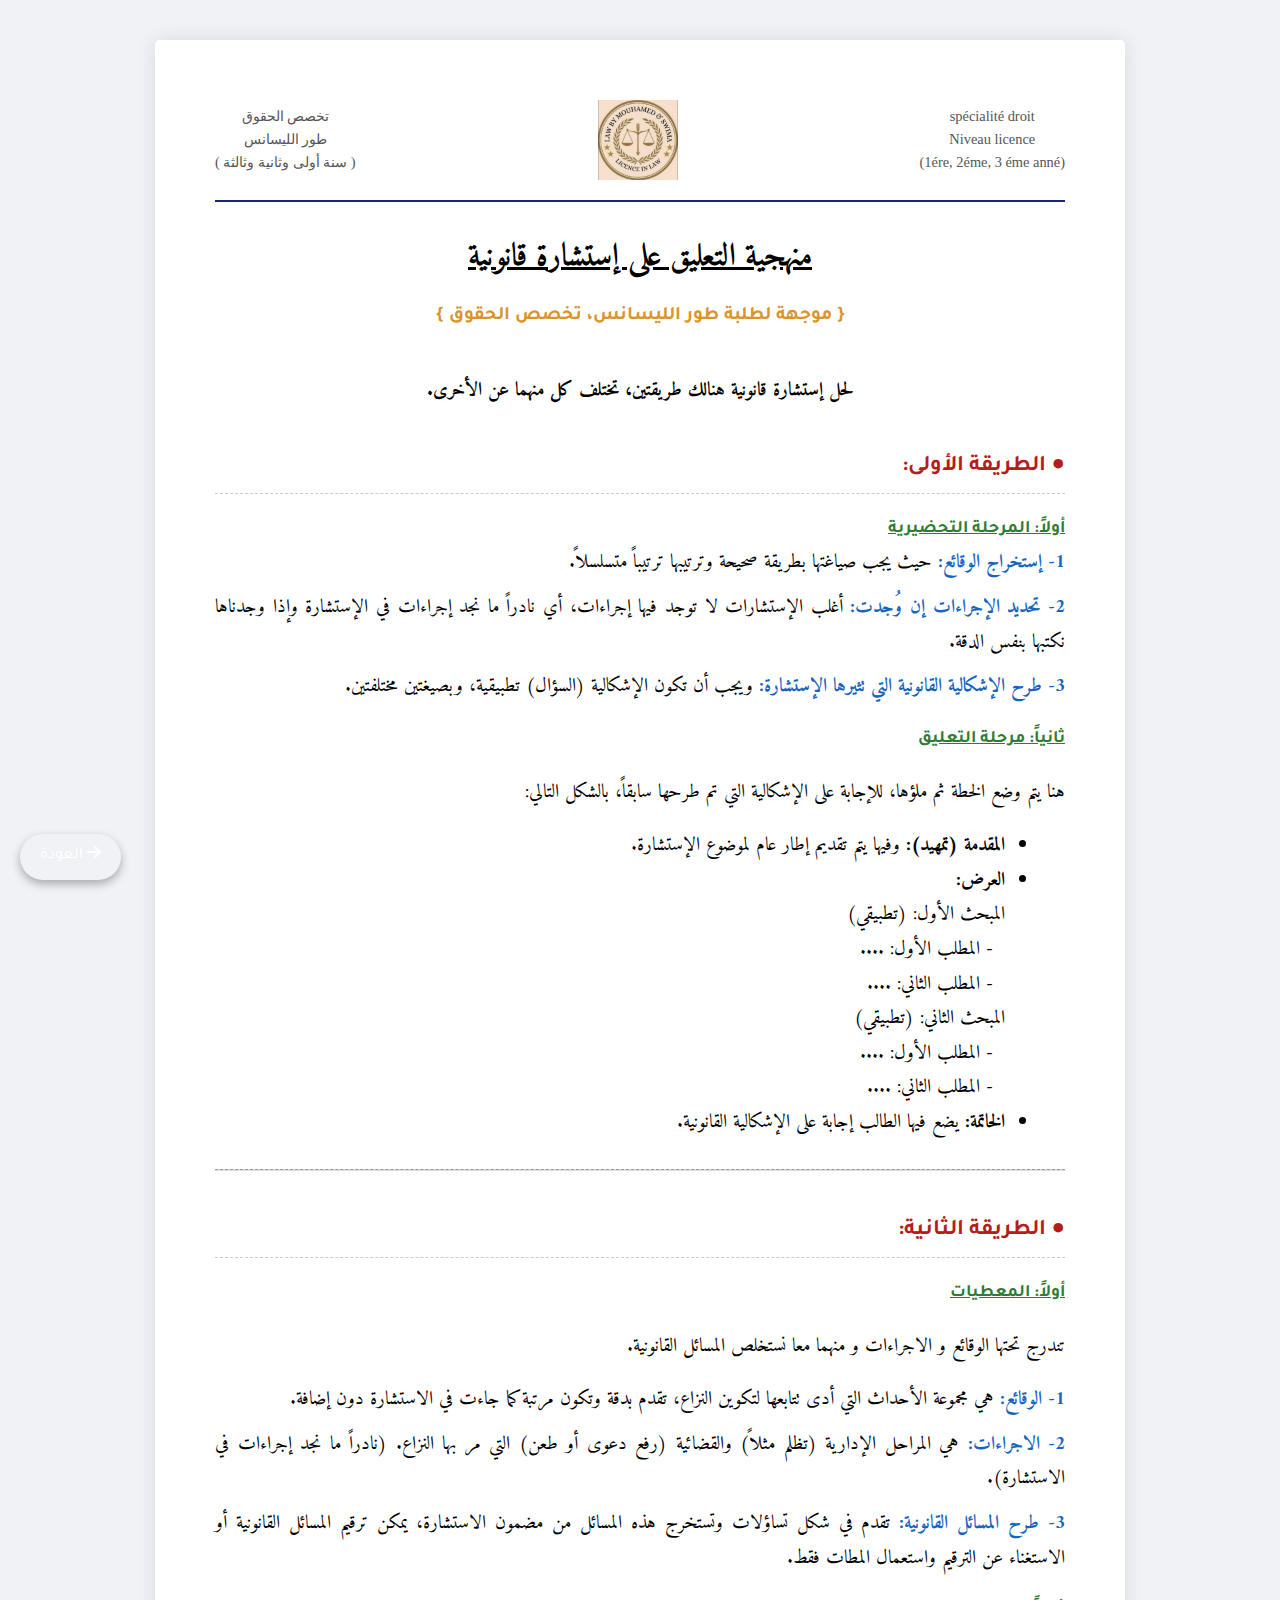
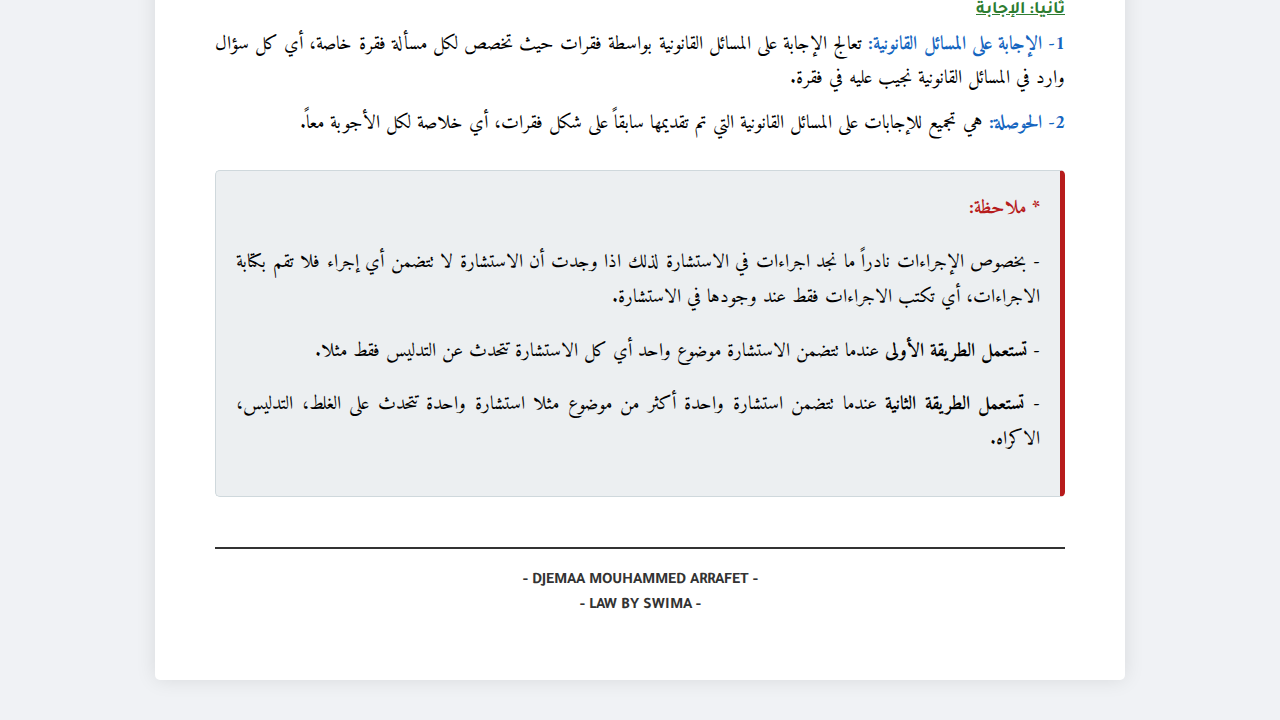
<file: methodology_consultation.html>
<!DOCTYPE html>
<html lang="ar" dir="rtl">
<head>
    <meta charset="UTF-8">
    <meta name="viewport" content="width=device-width, initial-scale=1.0">
    <title>منهجية التعليق على استشارة قانونية</title>
    <link rel="stylesheet" href="style.css">
    <link href="https://fonts.googleapis.com/css2?family=Amiri:wght@400;700&family=Tajawal:wght@400;700&display=swap" rel="stylesheet">
    <link rel="stylesheet" href="https://cdnjs.cloudflare.com/ajax/libs/font-awesome/6.4.0/css/all.min.css">
    <style>
        body { background-color: #f0f2f5; }
        .paper-container { max-width: 850px; margin: 40px auto; background: white; padding: 60px; box-shadow: 0 0 20px rgba(0,0,0,0.1); border-radius: 5px; }
        .paper-header { display: flex; justify-content: space-between; align-items: center; border-bottom: 2px solid #1a237e; padding-bottom: 20px; margin-bottom: 30px; font-family: 'Times New Roman', serif; }
        .header-text { font-size: 0.9rem; color: #555; text-align: center; }
        .logo-center { width: 80px; height: auto; }
        .doc-title { text-align: center; font-family: 'Amiri', serif; color: #000; font-size: 2rem; margin-bottom: 10px; text-decoration: underline; }
        .subtitle { text-align: center; color: #d68910; font-family: 'Tajawal'; font-weight: bold; margin-bottom: 40px; }
        
        .method-title { color: #b71c1c; font-family: 'Tajawal'; font-size: 1.4rem; font-weight: bold; margin-top: 40px; border-bottom: 1px dashed #ccc; padding-bottom: 5px; }
        .section-sub { color: #2e7d32; font-weight: bold; font-family: 'Tajawal'; font-size: 1.1rem; margin-top: 20px; display: block; text-decoration: underline; }
        
        .content-text { font-family: 'Amiri', serif; font-size: 1.2rem; line-height: 1.8; color: #000; text-align: justify; }
        .list-item { margin-bottom: 10px; }
        .list-item strong { color: #1565c0; }
        
        .note-box { background: #eceff1; padding: 20px; border: 1px solid #cfd8dc; border-right: 5px solid #b71c1c; margin-top: 30px; border-radius: 5px; }
        .note-title { color: #b71c1c; font-weight: bold; font-size: 1.2rem; display: block; margin-bottom: 10px; }
        
        .back-btn { position: fixed; bottom: 20px; left: 20px; background: var(--primary); color: white; padding: 10px 20px; border-radius: 30px; text-decoration: none; z-index: 100; box-shadow: 0 4px 10px rgba(0,0,0,0.3); }
        .back-btn:hover { background: var(--accent); color: black; }
    </style>
</head>
<body>
    <a href="methodology_hub.html" class="back-btn"><i class="fas fa-arrow-right"></i> العودة</a>
    
    <div class="paper-container">
        <div class="paper-header">
            <div class="header-text">spécialité droit<br>Niveau licence<br>(1ére, 2éme, 3 éme anné)</div>
            <img src="logo.jpg" alt="SWIMA LOGO" class="logo-center">
            <div class="header-text">تخصص الحقوق<br>طور الليسانس<br>( سنة أولى وثانية وثالثة )</div>
        </div>

        <h1 class="doc-title">منهجية التعليق على إستشارة قانونية</h1>
        <p class="subtitle">{ موجهة لطلبة طور الليسانس، تخصص الحقوق }</p>

        <div class="content-text">
            <p style="text-align: center; font-weight: bold;">لحل إستشارة قانونية هنالك طريقتين، تختلف كل منهما عن الأخرى.</p>

            <div class="method-title">● الطريقة الأولى:</div>
            
            <span class="section-sub">أولاً: المرحلة التحضيرية</span>
            <div class="list-item"><strong>1- إستخراج الوقائع:</strong> حيث يجب صياغتها بطريقة صحيحة وترتيبها ترتيباً متسلسلاً.</div>
            <div class="list-item"><strong>2- تحديد الإجراءات إن وُجدت:</strong> أغلب الإستشارات لا توجد فيها إجراءات، أي نادراً ما نجد إجراءات في الإستشارة وإذا وجدناها نكتبها بنفس الدقة.</div>
            <div class="list-item"><strong>3- طرح الإشكالية القانونية التي تثيرها الإستشارة:</strong> ويجب أن تكون الإشكالية (السؤال) تطبيقية، وبصيغتين مختلفتين.</div>

            <span class="section-sub">ثانياً: مرحلة التعليق</span>
            <p>هنا يتم وضع الخطة ثم ملؤها، للإجابة على الإشكالية التي تم طرحها سابقاً، بالشكل التالي:</p>
            <ul style="list-style-type: disc; margin-right: 20px;">
                <li><strong>المقدمة (تمهيد):</strong> وفيها يتم تقديم إطار عام لموضوع الإستشارة.</li>
                <li><strong>العرض:</strong>
                    <br>المبحث الأول: (تطبيقي)
                    <br>&nbsp;&nbsp;- المطلب الأول: ....
                    <br>&nbsp;&nbsp;- المطلب الثاني: ....
                    <br>المبحث الثاني: (تطبيقي)
                    <br>&nbsp;&nbsp;- المطلب الأول: ....
                    <br>&nbsp;&nbsp;- المطلب الثاني: ....
                </li>
                <li><strong>الخاتمة:</strong> يضع فيها الطالب إجابة على الإشكالية القانونية.</li>
            </ul>

            <hr style="margin: 30px 0; border-top: 1px dashed #999;">

            <div class="method-title">● الطريقة الثانية:</div>

            <span class="section-sub">أولاً: المعطيات</span>
            <p>تندرج تحتها الوقائع و الاجراءات و منهما معا نستخلص المسائل القانونية.</p>
            <div class="list-item"><strong>1- الوقائع:</strong> هي مجموعة الأحداث التي أدى تتابعها لتكوين النزاع، تقدم بدقة وتكون مرتبة كما جاءت في الاستشارة دون إضافة.</div>
            <div class="list-item"><strong>2- الاجراءات:</strong> هي المراحل الإدارية (تظلم مثلاً) والقضائية (رفع دعوى أو طعن) التي مر بها النزاع. (نادراً ما نجد إجراءات في الاستشارة).</div>
            <div class="list-item"><strong>3- طرح المسائل القانونية:</strong> تقدم في شكل تساؤلات وتستخرج هذه المسائل من مضمون الاستشارة، يمكن ترقيم المسائل القانونية أو الاستغناء عن الترقيم واستعمال المطات فقط.</div>

            <span class="section-sub">ثانياً: الإجابة</span>
            <div class="list-item"><strong>1- الإجابة على المسائل القانونية:</strong> تعالج الإجابة على المسائل القانونية بواسطة فقرات حيث تخصص لكل مسألة فقرة خاصة، أي كل سؤال وارد في المسائل القانونية نجيب عليه في فقرة.</div>
            <div class="list-item"><strong>2- الحوصلة:</strong> هي تجميع للإجابات على المسائل القانونية التي تم تقديمها سابقاً على شكل فقرات، أي خلاصة لكل الأجوبة معاً.</div>

            <div class="note-box">
                <span class="note-title">* ملاحظة:</span>
                <p>- بخصوص الإجراءات نادراً ما نجد اجراءات في الاستشارة لذلك اذا وجدت أن الاستشارة لا تتضمن أي إجراء فلا تقم بكتابة الاجراءات، أي تكتب الاجراءات فقط عند وجودها في الاستشارة.</p>
                <p>- <strong>تستعمل الطريقة الأولى</strong> عندما تتضمن الاستشارة موضوع واحد أي كل الاستشارة تتحدث عن التدليس فقط مثلا.</p>
                <p>- <strong>تستعمل الطريقة الثانية</strong> عندما تتضمن استشارة واحدة أكثر من موضوع مثلا استشارة واحدة تتحدث على الغلط، التدليس، الاكراه.</p>
            </div>

        </div>

        <div style="text-align:center; margin-top:50px; font-weight:bold; border-top:2px solid #333; padding-top:20px;">
            - DJEMAA MOUHAMMED ARRAFET -<br>
            - LAW BY SWIMA -
        </div>
    </div>
</body>
</html>
</file>
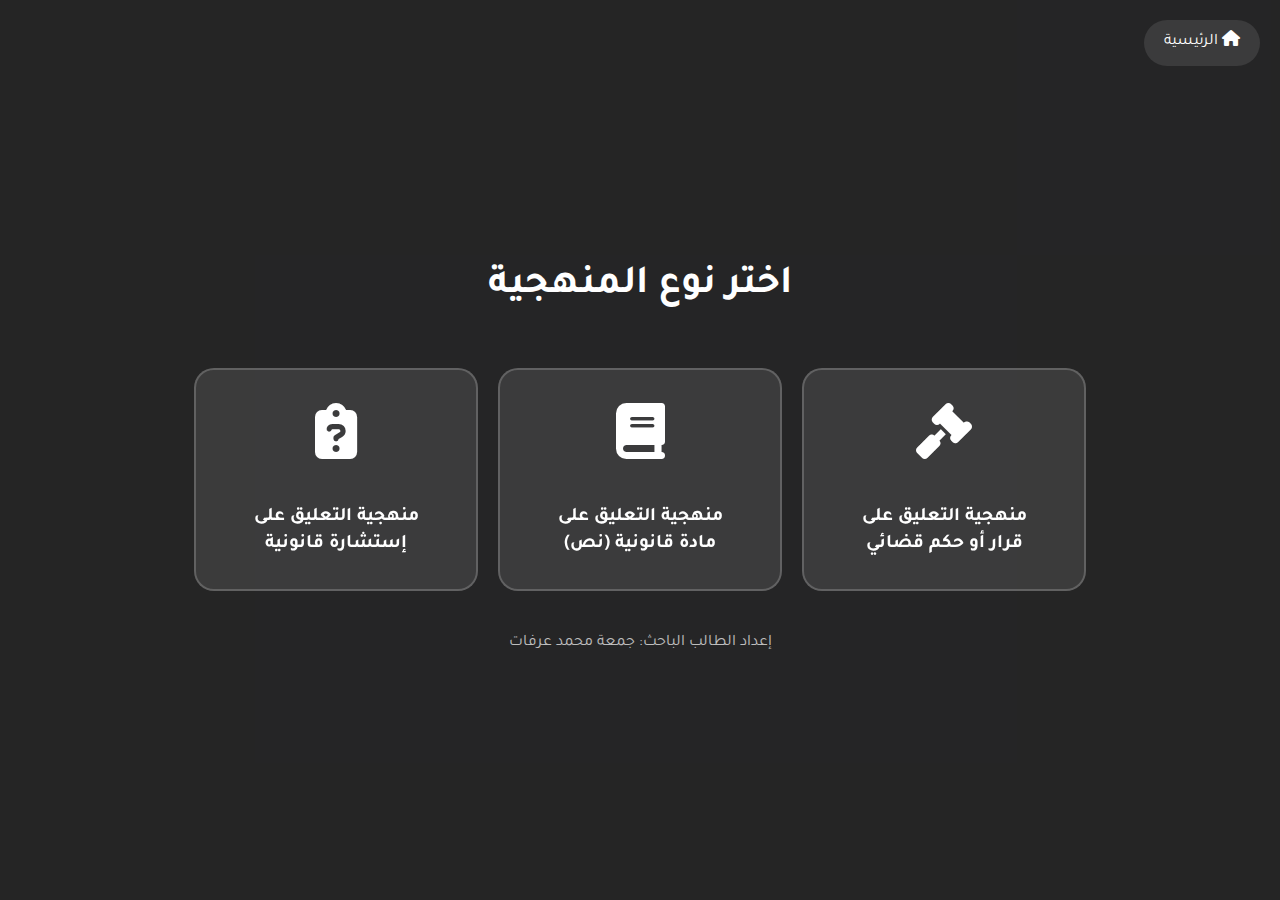
<file: methodology_hub.html>
<!DOCTYPE html>
<html lang="ar" dir="rtl">
<head>
    <meta charset="UTF-8">
    <meta name="viewport" content="width=device-width, initial-scale=1.0">
    <title>بوابة المنهجية | SWIMA</title>
    <link rel="stylesheet" href="style.css">
    <link href="https://fonts.googleapis.com/css2?family=Tajawal:wght@400;700;900&display=swap" rel="stylesheet">
    <link rel="stylesheet" href="https://cdnjs.cloudflare.com/ajax/libs/font-awesome/6.4.0/css/all.min.css">
    <style>
        body {
            background-image: url('https://images.unsplash.com/photo-1450101499163-c8848c66ca85?ixlib=rb-1.2.1&auto=format&fit=crop&w=1350&q=80');
            background-size: cover;
            background-position: center;
            height: 100vh;
            display: flex;
            align-items: center;
            justify-content: center;
            overflow: hidden;
        }
        .overlay { background: rgba(0, 0, 0, 0.85); position: absolute; width: 100%; height: 100%; }
        .hub-container { position: relative; z-index: 10; text-align: center; color: white; padding: 20px; width: 100%; }
        .hub-title { font-size: 2.5rem; margin-bottom: 40px; border-bottom: 3px solid var(--accent); display: inline-block; padding-bottom: 10px; }
        .hub-grid { display: flex; gap: 20px; justify-content: center; flex-wrap: wrap; }
        .hub-btn {
            background: rgba(255, 255, 255, 0.1); backdrop-filter: blur(10px);
            border: 2px solid rgba(255, 255, 255, 0.2); padding: 30px; border-radius: 20px;
            text-decoration: none; color: white; width: 220px; transition: 0.4s;
            display: flex; flex-direction: column; align-items: center;
        }
        .hub-btn:hover { transform: translateY(-10px); background: var(--primary); border-color: var(--accent); box-shadow: 0 0 20px rgba(255, 202, 40, 0.4); }
        .hub-icon { font-size: 3.5rem; margin-bottom: 15px; color: var(--accent); }
        .hub-text { font-size: 1.2rem; font-weight: bold; line-height: 1.4; }
        .back-home { position: absolute; top: 20px; right: 20px; color: white; text-decoration: none; background: rgba(255,255,255,0.1); padding: 10px 20px; border-radius: 30px; z-index: 20; }
        
        @media (max-width: 768px) {
            .hub-grid { flex-direction: column; align-items: center; }
            .hub-btn { width: 80%; padding: 20px; flex-direction: row; gap: 20px; text-align: right; }
            .hub-icon { font-size: 2.5rem; margin-bottom: 0; }
        }
    </style>
</head>
<body>
    <a href="index.html" class="back-home"><i class="fas fa-home"></i> الرئيسية</a>
    <div class="overlay"></div>
    <div class="hub-container">
        <h1 class="hub-title">اختر نوع المنهجية</h1>
        <div class="hub-grid">
            
            <a href="methodology_decision.html" class="hub-btn">
                <div class="hub-icon"><i class="fas fa-gavel"></i></div>
                <div class="hub-text">منهجية التعليق على<br>قرار أو حكم قضائي</div>
            </a>

            <a href="methodology_article.html" class="hub-btn">
                <div class="hub-icon"><i class="fas fa-book"></i></div>
                <div class="hub-text">منهجية التعليق على<br>مادة قانونية (نص)</div>
            </a>

            <a href="methodology_consultation.html" class="hub-btn">
                <div class="hub-icon"><i class="fas fa-clipboard-question"></i></div>
                <div class="hub-text">منهجية التعليق على<br>إستشارة قانونية</div>
            </a>

        </div>
        <p style="margin-top: 40px; opacity: 0.7;">إعداد الطالب الباحث: جمعة محمد عرفات</p>
    </div>
</body>
</html>
</file>
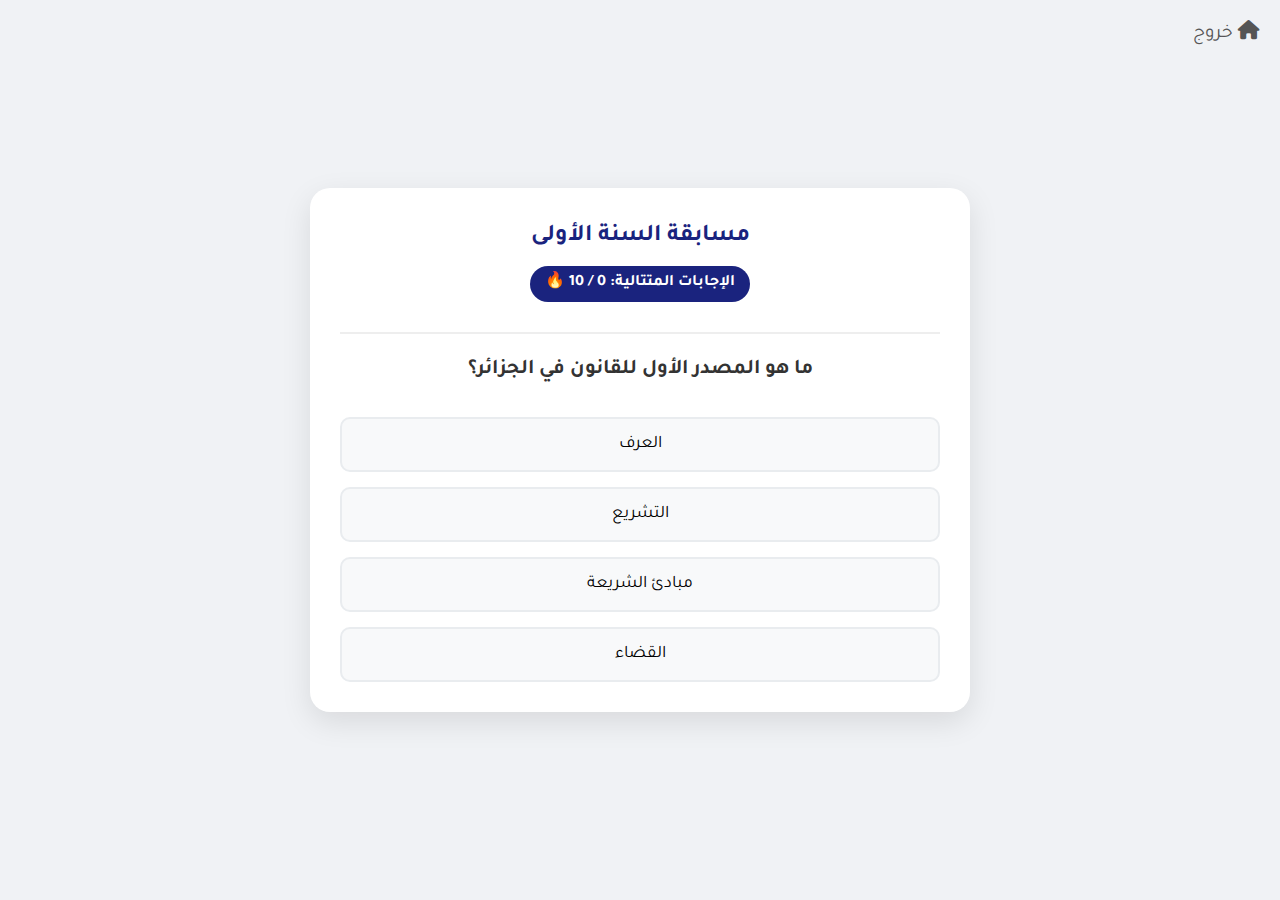
<file: quiz_year1.html>
<!DOCTYPE html>
<html lang="ar" dir="rtl">
<head>
    <meta charset="UTF-8">
    <meta name="viewport" content="width=device-width, initial-scale=1.0">
    <title>كويز السنة الأولى | SWIMA</title>
    <link rel="stylesheet" href="style.css">
    <link href="https://fonts.googleapis.com/css2?family=Tajawal:wght@400;700;900&display=swap" rel="stylesheet">
    <link rel="stylesheet" href="https://cdnjs.cloudflare.com/ajax/libs/font-awesome/6.4.0/css/all.min.css">
    <style>
        body { background-color: #f0f2f5; min-height: 100vh; display: flex; align-items: center; justify-content: center; }
        .quiz-container {
            background: white; width: 90%; max-width: 600px; padding: 30px;
            border-radius: 20px; box-shadow: 0 10px 30px rgba(0,0,0,0.1);
            text-align: center; position: relative;
        }
        .quiz-header { border-bottom: 2px solid #eee; padding-bottom: 20px; margin-bottom: 20px; }
        .streak-counter {
            background: #1a237e; color: white; padding: 5px 15px; border-radius: 20px;
            font-weight: bold; display: inline-block; margin-bottom: 10px;
        }
        .question-text { font-size: 1.3rem; font-weight: bold; color: #333; margin-bottom: 30px; }
        .options-grid { display: grid; gap: 15px; }
        .option-btn {
            background: #f8f9fa; border: 2px solid #e9ecef; padding: 15px;
            border-radius: 10px; cursor: pointer; font-family: 'Tajawal'; font-size: 1.1rem;
            transition: 0.3s; width: 100%;
        }
        .option-btn:hover { background: #e3f2fd; border-color: #1a237e; }
        .option-btn.correct { background: #c8e6c9; border-color: #2e7d32; color: #2e7d32; }
        .option-btn.wrong { background: #ffcdd2; border-color: #c62828; color: #c62828; }
        
        .back-home { position: absolute; top: 20px; right: 20px; text-decoration: none; color: #555; font-size: 1.2rem; }

        /* نافذة التهنئة الخاصة (حمراء) */
        .special-modal {
            display: none; position: fixed; top: 0; left: 0; width: 100%; height: 100%;
            background: rgba(0,0,0,0.85); z-index: 3000; align-items: center; justify-content: center;
        }
        .special-content {
            background: linear-gradient(135deg, #b71c1c, #d32f2f);
            color: white; padding: 40px; border-radius: 20px; text-align: center;
            max-width: 500px; width: 90%; box-shadow: 0 0 50px rgba(255, 0, 0, 0.5);
            animation: popIn 0.5s; position: relative; border: 4px solid #ffc107;
        }
        @keyframes popIn { from {transform: scale(0.5); opacity: 0;} to {transform: scale(1); opacity: 1;} }
        .special-icon { font-size: 4rem; color: #ffc107; margin-bottom: 20px; }
        .telegram-btn {
            background: white; color: #b71c1c; text-decoration: none; padding: 15px 30px;
            border-radius: 50px; font-weight: 900; display: inline-block; margin-top: 20px;
            transition: 0.3s; border: 2px solid #ffc107;
        }
        .telegram-btn:hover { transform: scale(1.1); box-shadow: 0 0 20px #ffc107; }
    </style>
</head>
<body>

    <a href="index.html" class="back-home"><i class="fas fa-home"></i> خروج</a>

    <div class="quiz-container">
        <div class="quiz-header">
            <h2 style="color:#1a237e; margin:0;">مسابقة السنة الأولى</h2>
            <div style="margin-top:10px;">
                <span class="streak-counter">الإجابات المتتالية: <span id="streakNum">0</span> / 10 🔥</span>
            </div>
        </div>

        <div id="quizBody">
            <div class="question-text" id="question">جاري تحميل السؤال...</div>
            <div class="options-grid" id="options">
                </div>
        </div>
    </div>

    <div id="congratsModal" class="special-modal">
        <div class="special-content">
            <div class="special-icon"><i class="fas fa-crown"></i></div>
            <h2>مبروك يا بطل! 🥇</h2>
            <p style="font-size:1.2rem; margin: 15px 0;">لقد حققت 10 إجابات صحيحة متتالية!</p>
            <p>أنت تستحق تهنئة خاصة من الطالب الباحث.</p>
            
            <a href="#" id="telegramLink" target="_blank" class="telegram-btn">
                <i class="fab fa-telegram-plane"></i> أحصل على التهنئة الخاصة
            </a>
            <br><br>
            <button onclick="location.reload()" style="background:none; border:none; color:white; text-decoration:underline; cursor:pointer;">إعادة المحاولة</button>
        </div>
    </div>

    <script>
        // قاعدة بيانات الأسئلة (يمكنك إضافة مئات الأسئلة هنا)
        const questions = [
            {
                q: "ما هو المصدر الأول للقانون في الجزائر؟",
                options: ["العرف", "التشريع", "مبادئ الشريعة", "القضاء"],
                answer: 1 // الترتيب يبدأ من 0 (التشريع هو الخيار الثاني)
            },
            {
                q: "القاعدة القانونية تتميز بأنها:",
                options: ["اختيارية", "عامة ومجردة", "خاصة", "نصيحة"],
                answer: 1
            },
            {
                q: "متى يكتسب الشخص الشخصية القانونية؟",
                options: ["ببلوغ 19 سنة", "بتمام ولادته حياً", "عند الزواج", "عند التوظيف"],
                answer: 1
            },
            {
                q: "السلطة التي تسن القوانين هي:",
                options: ["السلطة التنفيذية", "السلطة القضائية", "السلطة التشريعية", "الصحافة"],
                answer: 2
            },
            {
                q: "القانون العام ينظم العلاقات التي تكون الدولة طرفاً فيها باعتبارها:",
                options: ["تاجر", "صاحبة السيادة", "شخص عادي", "وسيط"],
                answer: 1
            },
            // ... أضف المزيد من الأسئلة هنا ...
            {
                q: "الجزاء في القاعدة القانونية هو جزاء:",
                options: ["دنيوي حال", "آخروي", "معنوي فقط", "اختياري"],
                answer: 0
            },
            {
                q: "من عيوب العرف:",
                options: ["سريع التكوين", "مكتوب وواضح", "صعوبة الإثبات", "سهولة التعديل"],
                answer: 2
            },
            {
                q: "الغاء القانون القديم بقانون جديد يسمى:",
                options: ["النسخ", "التعديل", "الإلغاء", "التجميد"],
                answer: 2
            },
            {
                q: "القانون الدستوري هو فرع من فروع:",
                options: ["القانون الخاص", "القانون العام", "القانون المختلط", "القانون الجنائي"],
                answer: 1
            },
            {
                q: "سن الرشد في القانون الجزائري هو:",
                options: ["18 سنة", "19 سنة", "21 سنة", "20 سنة"],
                answer: 1
            },
            {
                q: "من خصائص القاعدة القانونية أنها قاعدة:",
                options: ["اجتماعية", "فردية", "نفسية", "بيولوجية"],
                answer: 0
            }
        ];

        let currentStreak = 0;
        let availableQuestions = [...questions]; // نسخة للعمل عليها

        function loadQuestion() {
            // إذا انتهت الأسئلة نعيد تحميلها
            if (availableQuestions.length === 0) availableQuestions = [...questions];

            // اختيار سؤال عشوائي
            const randomIndex = Math.floor(Math.random() * availableQuestions.length);
            const currentQ = availableQuestions[randomIndex];
            
            // حذف السؤال المختار حتى لا يتكرر فوراً
            availableQuestions.splice(randomIndex, 1);

            document.getElementById("question").innerText = currentQ.q;
            const optionsContainer = document.getElementById("options");
            optionsContainer.innerHTML = "";

            currentQ.options.forEach((opt, index) => {
                const btn = document.createElement("button");
                btn.className = "option-btn";
                btn.innerText = opt;
                btn.onclick = () => checkAnswer(index, currentQ.answer, btn);
                optionsContainer.appendChild(btn);
            });
        }

        function checkAnswer(selectedIndex, correctIndex, btnElement) {
            const buttons = document.querySelectorAll(".option-btn");
            
            // تعطيل الأزرار لمنع الضغط المتكرر
            buttons.forEach(b => b.disabled = true);

            if (selectedIndex === correctIndex) {
                // إجابة صحيحة
                btnElement.classList.add("correct");
                currentStreak++;
                document.getElementById("streakNum").innerText = currentStreak;

                // التحقق من الوصول لـ 10
                if (currentStreak >= 10) {
                    setTimeout(showCongrats, 500);
                } else {
                    setTimeout(loadQuestion, 1000);
                }
            } else {
                // إجابة خاطئة
                btnElement.classList.add("wrong");
                buttons[correctIndex].classList.add("correct"); // إظهار الصحيحة
                currentStreak = 0; // تصفير العداد
                document.getElementById("streakNum").innerText = currentStreak;
                setTimeout(loadQuestion, 1500);
            }
        }

        function showCongrats() {
            // تجهيز رسالة التيليجرام
            const username = "Mouuha_dje";
            const message = "مرحبا استاذ محمد لقد اتممت مرحلة الكويز شكرا جزيلا على هذه الفعالية وفي اخر الرسالة مكتوب ارسلها لستكمل اجراء الحصول على تهنئة خاصة";
            const telegramUrl = `https://t.me/${username}?text=${encodeURIComponent(message)}`;
            
            document.getElementById("telegramLink").href = telegramUrl;
            
            // إظهار النافذة
            document.getElementById("congratsModal").style.display = "flex";
        }

        // بدء اللعبة
        loadQuestion();

    </script>
</body>
</html>
</file>
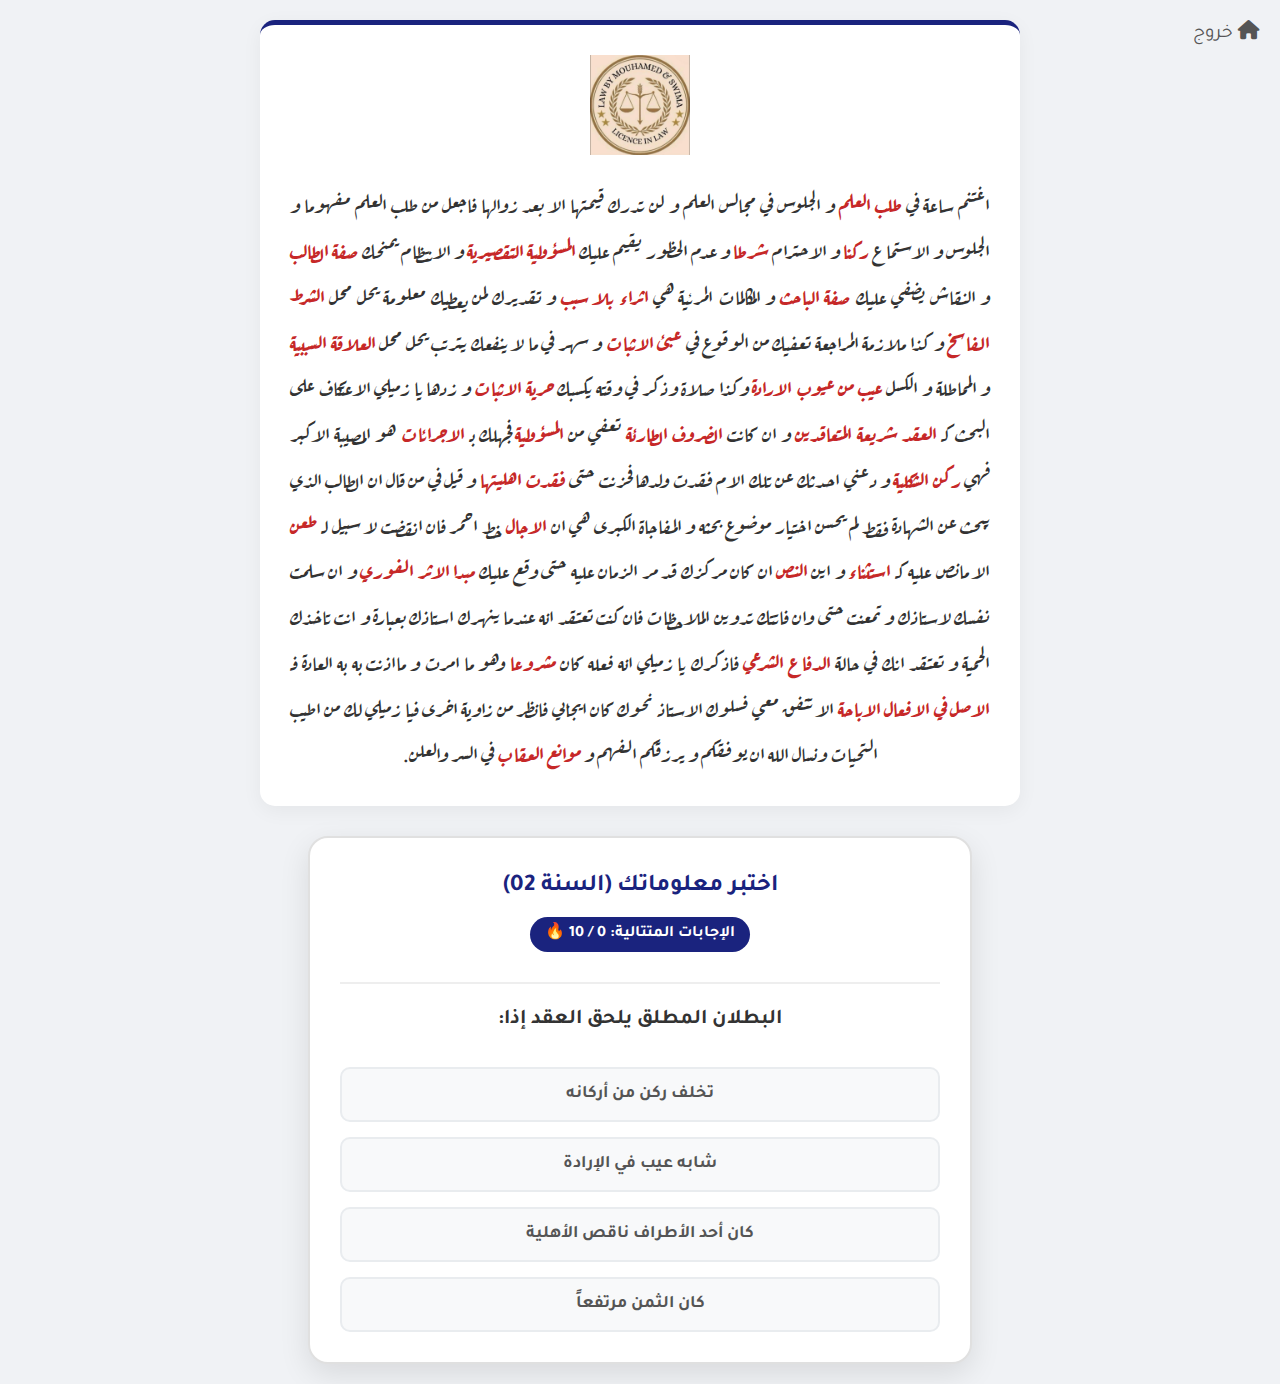
<file: quiz_year2.html>
<!DOCTYPE html>
<html lang="ar" dir="rtl">
<head>
    <meta charset="UTF-8">
    <meta name="viewport" content="width=device-width, initial-scale=1.0">
    <title>كويز السنة الثانية | SWIMA</title>
    <link rel="stylesheet" href="style.css">
    <link href="https://fonts.googleapis.com/css2?family=Aref+Ruqaa:wght@400;700&family=Tajawal:wght@400;700&display=swap" rel="stylesheet">
    <link rel="stylesheet" href="https://cdnjs.cloudflare.com/ajax/libs/font-awesome/6.4.0/css/all.min.css">
    <style>
        body { background-color: #f0f2f5; min-height: 100vh; display: flex; flex-direction: column; align-items: center; padding: 20px 0; }
        
        /* تصميم مقدمة النص الأدبي */
        .intro-card {
            background: #fff;
            width: 90%;
            max-width: 700px;
            padding: 30px;
            border-radius: 15px;
            box-shadow: 0 5px 20px rgba(0,0,0,0.05);
            margin-bottom: 30px;
            text-align: center;
            border-top: 5px solid #1a237e;
            position: relative;
        }
        
        .logo-img { width: 100px; margin-bottom: 15px; }
        
        .poetic-text {
            font-family: 'Aref Ruqaa', serif;
            font-size: 1.3rem;
            line-height: 2.2;
            color: #333;
            text-align: justify;
            text-align-last: center;
        }

        /* الكلمات القانونية باللون الأحمر */
        .legal-term { color: #c62828; font-weight: bold; }
        
        /* حاوية الكويز */
        .quiz-container {
            background: white; width: 90%; max-width: 600px; padding: 30px;
            border-radius: 20px; box-shadow: 0 10px 30px rgba(0,0,0,0.1);
            text-align: center; position: relative; border: 2px solid #e0e0e0;
        }
        .quiz-header { border-bottom: 2px solid #eee; padding-bottom: 20px; margin-bottom: 20px; }
        .streak-counter {
            background: #1a237e; color: white; padding: 5px 15px; border-radius: 20px;
            font-weight: bold; display: inline-block; margin-bottom: 10px; font-family: 'Tajawal';
        }
        .question-text { font-size: 1.3rem; font-weight: bold; color: #333; margin-bottom: 30px; font-family: 'Tajawal'; }
        .options-grid { display: grid; gap: 15px; }
        .option-btn {
            background: #f8f9fa; border: 2px solid #e9ecef; padding: 15px;
            border-radius: 10px; cursor: pointer; font-family: 'Tajawal'; font-size: 1.1rem;
            transition: 0.3s; width: 100%; font-weight: bold; color: #555;
        }
        .option-btn:hover { background: #e3f2fd; border-color: #1a237e; }
        .option-btn.correct { background: #c8e6c9; border-color: #2e7d32; color: #2e7d32; }
        .option-btn.wrong { background: #ffcdd2; border-color: #c62828; color: #c62828; }
        
        .back-home { position: absolute; top: 20px; right: 20px; text-decoration: none; color: #555; font-size: 1.2rem; }

        /* نافذة التهنئة */
        .special-modal {
            display: none; position: fixed; top: 0; left: 0; width: 100%; height: 100%;
            background: rgba(0,0,0,0.85); z-index: 3000; align-items: center; justify-content: center;
        }
        .special-content {
            background: linear-gradient(135deg, #b71c1c, #d32f2f);
            color: white; padding: 40px; border-radius: 20px; text-align: center;
            max-width: 500px; width: 90%; box-shadow: 0 0 50px rgba(255, 0, 0, 0.5);
            animation: popIn 0.5s; position: relative; border: 4px solid #ffc107;
        }
        @keyframes popIn { from {transform: scale(0.5); opacity: 0;} to {transform: scale(1); opacity: 1;} }
        .special-icon { font-size: 4rem; color: #ffc107; margin-bottom: 20px; }
        .telegram-btn {
            background: white; color: #b71c1c; text-decoration: none; padding: 15px 30px;
            border-radius: 50px; font-weight: 900; display: inline-block; margin-top: 20px;
            transition: 0.3s; border: 2px solid #ffc107; font-family: 'Tajawal';
        }
        .telegram-btn:hover { transform: scale(1.1); box-shadow: 0 0 20px #ffc107; }
    </style>
</head>
<body>

    <a href="index.html" class="back-home"><i class="fas fa-home"></i> خروج</a>

    <div class="intro-card">
        <img src="logo.jpg" alt="SWIMA" class="logo-img">
        <div class="poetic-text">
            اغتنم ساعة في <span class="legal-term">طلب العلم</span> و الجلوس في مجالس العلم و لن تدرك قيمتها الا بعد زوالها فاجعل من طلب العلم مفهوما و الجلوس و الاستماع <span class="legal-term">ركنا</span> و الاحترام <span class="legal-term">شرطا</span> و عدم الحظور يقيم عليك <span class="legal-term">المسؤولية التقصيرية</span> و الانتظام يمنحك <span class="legal-term">صفة الطالب</span> و النقاش يضفي عليك <span class="legal-term">صفة الباحث</span> و المكالمات المرئية هي <span class="legal-term">اثراء بلا سبب</span> و تقديرك لمن يعطيك معلومة يحل محل <span class="legal-term">الشرط الفاسخ</span> و كذا ملازمة المراجعة تعفيك من الوقوع في <span class="legal-term">عبئ الاثبات</span> و سهر في ما لا ينفعك يترتب يحل محل <span class="legal-term">العلاقة السببية</span> و المماطلة و الكسل <span class="legal-term">عيب من عيوب الارادة</span> وكذا صلاة وذكر في وقته يكسبك <span class="legal-term">حرية الاثبات</span> و زدها يا زميلي الاعتكاف على البحث كـ <span class="legal-term">العقد شريعة المتعاقدين</span> و ان كانت <span class="legal-term">الضروف الطارئة</span> تعفي من <span class="legal-term">المسؤولية</span> فجهلك بـ <span class="legal-term">الاجرائات</span> هو المصيبة الاكبر فهي <span class="legal-term">ركن الشكلية</span> و دعني احدثك عن تلك الام فقدت ولدها فحزنت حتى <span class="legal-term">فقدت اهليتها</span> و قيل في من قال ان الطالب الذي يبحث عن الشهادة فقط لم يحسن اختيار موضوع بحثه و المفاجاة الكبرى هي ان <span class="legal-term">الاجال</span> خط احمر فان انقضت لا سبيل لـ <span class="legal-term">طعن</span> الا مانص عليه كـ <span class="legal-term">استثناء</span> و اين <span class="legal-term">النص</span> ان كان مركزك قد مر الزمان عليه حتى وقع عليك <span class="legal-term">مبدا الاثر الفوري</span> و ان سلمت نفسك لاستاذك و تمعنت حتى وان فاتتك تدوين الملاحظات فان كنت تعتقد انه عندما ينهرك استاذك بعبارة و انت تاخذك الحمية و تعتقد انك في حالة <span class="legal-term">الدفاع الشرعي</span> فاذكرك يا زميلي انه فعله كان <span class="legal-term">مشروعا</span> وهو ما امرت و مااذنت به به العادة فـ <span class="legal-term">الاصل في الافعال الاباحة</span> الا تتفق معي فسلوك الاستاذ نحوك كان ايجابي فانظر من زاوية اخرى فيا زميلي لك من اطيب التحيات ونسال الله ان يوفقكم و يرزقكم الفهم و <span class="legal-term">موانع العقاب</span> في السر والعلن.
        </div>
    </div>

    <div class="quiz-container">
        <div class="quiz-header">
            <h2 style="color:#1a237e; margin:0; font-family:'Tajawal'">اختبر معلوماتك (السنة 02)</h2>
            <div style="margin-top:10px;">
                <span class="streak-counter">الإجابات المتتالية: <span id="streakNum">0</span> / 10 🔥</span>
            </div>
        </div>

        <div id="quizBody">
            <div class="question-text" id="question">جاري تحميل السؤال...</div>
            <div class="options-grid" id="options">
                </div>
        </div>
    </div>

    <div id="congratsModal" class="special-modal">
        <div class="special-content">
            <div class="special-icon"><i class="fas fa-crown"></i></div>
            <h2 style="font-family:'Tajawal'">مبروك يا بطل! 🥇</h2>
            <p style="font-size:1.2rem; margin: 15px 0; font-family:'Tajawal'">لقد حققت 10 إجابات صحيحة متتالية في القانون المدني!</p>
            <p style="font-family:'Tajawal'">أنت تستحق تهنئة خاصة من الطالب الباحث.</p>
            
            <a href="#" id="telegramLink" target="_blank" class="telegram-btn">
                <i class="fab fa-telegram-plane"></i> أحصل على التهنئة الخاصة
            </a>
            <br><br>
            <button onclick="location.reload()" style="background:none; border:none; color:white; text-decoration:underline; cursor:pointer; font-family:'Tajawal'">إعادة المحاولة</button>
        </div>
    </div>

    <script>
        // --- أسئلة خاصة بالسنة الثانية (مدني، التزامات، عقوبات) ---
        const questions = [
            {
                q: "العقد شريعة المتعاقدين، تعني أن العقد يقوم مقام:",
                options: ["القانون بين الأطراف", "الدستور", "العرف", "الأخلاق"],
                answer: 0
            },
            {
                q: "أركان العقد هي:",
                options: ["الرضا، المحل، السبب", "الكتابة فقط", "التسليم فقط", "الإيجاب والقبول فقط"],
                answer: 0
            },
            {
                q: "المسؤولية التقصيرية تقوم على ثلاثة أركان هي:",
                options: ["الخطأ، الضرر، العلاقة السببية", "العقد، الضرر، التعويض", "الجريمة، العقوبة، الحكم", "الخطأ، العقد، السبب"],
                answer: 0
            },
            {
                q: "الإثراء بلا سبب يعتبر مصدراً من مصادر:",
                options: ["الحق العيني", "الالتزام", "القانون التجاري", "القانون الإداري"],
                answer: 1
            },
            {
                q: "الركن الشرعي للجريمة يعني:",
                options: ["خضوع الفعل لنص التجريم (لا جريمة إلا بنص)", "ارتكاب الفعل مادياً", "نية الفاعل", "وقوع الضرر"],
                answer: 0
            },
            {
                q: "سن التمييز في القانون المدني الجزائري محدد بـ:",
                options: ["10 سنوات", "13 سنة", "16 سنة", "18 سنة"],
                answer: 1
            },
            {
                q: "البطلان المطلق يلحق العقد إذا:",
                options: ["تخلف ركن من أركانه", "شابه عيب في الإرادة", "كان أحد الأطراف ناقص الأهلية", "كان الثمن مرتفعاً"],
                answer: 0
            },
            {
                q: "من عيوب الإرادة:",
                options: ["الغلط والتدليس والإكراه", "المرض", "السفر", "النسيان"],
                answer: 0
            },
            {
                q: "القرار الإداري يصدر عن:",
                options: ["السلطة القضائية", "السلطة الإدارية بإرادتها المنفردة", "الأفراد", "الشركات الخاصة"],
                answer: 1
            },
            {
                q: "تنقضي الالتزامات بـ:",
                options: ["الوفاء", "المرض", "السفر", "الزواج"],
                answer: 0
            }
        ];
        // ----------------------------------------------------

        let currentStreak = 0;
        let availableQuestions = [...questions]; 

        function loadQuestion() {
            if (availableQuestions.length === 0) availableQuestions = [...questions];
            const randomIndex = Math.floor(Math.random() * availableQuestions.length);
            const currentQ = availableQuestions[randomIndex];
            availableQuestions.splice(randomIndex, 1);

            document.getElementById("question").innerText = currentQ.q;
            const optionsContainer = document.getElementById("options");
            optionsContainer.innerHTML = "";

            currentQ.options.forEach((opt, index) => {
                const btn = document.createElement("button");
                btn.className = "option-btn";
                btn.innerText = opt;
                btn.onclick = () => checkAnswer(index, currentQ.answer, btn);
                optionsContainer.appendChild(btn);
            });
        }

        function checkAnswer(selectedIndex, correctIndex, btnElement) {
            const buttons = document.querySelectorAll(".option-btn");
            buttons.forEach(b => b.disabled = true);

            if (selectedIndex === correctIndex) {
                btnElement.classList.add("correct");
                currentStreak++;
                document.getElementById("streakNum").innerText = currentStreak;

                if (currentStreak >= 10) {
                    setTimeout(showCongrats, 500);
                } else {
                    setTimeout(loadQuestion, 1000);
                }
            } else {
                btnElement.classList.add("wrong");
                buttons[correctIndex].classList.add("correct");
                currentStreak = 0;
                document.getElementById("streakNum").innerText = currentStreak;
                setTimeout(loadQuestion, 1500);
            }
        }

        function showCongrats() {
            const username = "Mouuha_dje";
            const message = "مرحبا استاذ محمد لقد اتممت مرحلة الكويز (السنة الثانية) شكرا جزيلا على هذه الفعالية وفي اخر الرسالة مكتوب ارسلها لستكمل اجراء الحصول على تهنئة خاصة";
            const telegramUrl = `https://t.me/${username}?text=${encodeURIComponent(message)}`;
            
            document.getElementById("telegramLink").href = telegramUrl;
            document.getElementById("congratsModal").style.display = "flex";
        }

        loadQuestion();
    </script>
</body>
</html>
</file>
<file: style.css>
/* الألوان والخطوط الأساسية */
:root {
    --main-color: #1a237e; /* أزرق كحلي فخمم */
    --accent-color: #c5a059; /* ذهبي هادئ */
    --bg-color: #f8f9fa;
    --text-color: #333;
}

body {
    font-family: 'Tajawal', sans-serif;
    background-color: var(--bg-color);
    color: var(--text-color);
    margin: 0;
    padding: 0;
    line-height: 1.6;
}

.container {
    max-width: 1000px;
    margin: 0 auto;
    padding: 0 20px;
}

/* تنسيق الهيدر */
header {
    background: linear-gradient(135deg, #1a237e 0%, #283593 100%);
    color: white;
    padding: 60px 0;
    text-align: center;
    border-bottom: 5px solid var(--accent-color);
}

header h1 {
    font-size: 3em;
    margin-bottom: 10px;
}

.subtitle {
    font-size: 1.2em;
    opacity: 0.9;
}

.bio {
    margin-top: 10px;
    font-size: 1.1em;
    color: #e8eaf6;
}

/* زر التليجرام */
.telegram-btn {
    display: inline-block;
    background-color: #0088cc; /* لون تليجرام */
    color: white;
    padding: 12px 30px;
    margin-top: 25px;
    text-decoration: none;
    border-radius: 50px;
    font-weight: bold;
    box-shadow: 0 4px 15px rgba(0,136,204,0.4);
    transition: transform 0.3s;
}

.telegram-btn:hover {
    transform: translateY(-3px);
    background-color: #0077b5;
}

/* تنسيق الأقسام */
main {
    padding: 40px 0;
}

.year-section {
    margin-bottom: 40px;
}

.section-title {
    color: var(--main-color);
    border-right: 5px solid var(--accent-color);
    padding-right: 15px;
    margin-bottom: 25px;
}

/* تنسيق البطاقات (المقاييس) */
.cards-grid {
    display: grid;
    grid-template-columns: repeat(auto-fit, minmax(280px, 1fr));
    gap: 20px;
}

.card {
    background: white;
    padding: 25px;
    border-radius: 10px;
    box-shadow: 0 5px 15px rgba(0,0,0,0.05);
    border-top: 3px solid transparent;
    transition: 0.3s;
}

.card:hover {
    border-top: 3px solid var(--accent-color);
    transform: translateY(-5px);
}

.card h3 {
    color: var(--main-color);
    margin-top: 0;
}

.card p {
    color: #666;
    font-size: 0.95em;
}

hr {
    border: 0;
    height: 1px;
    background: #ddd;
    margin: 40px 0;
}

/* الفوتر */
footer {
    text-align: center;
    padding: 20px;
    background-color: #2c3e50;
    color: #bbb;
    font-size: 0.9em;
    margin-top: 50px;
}
</file>
